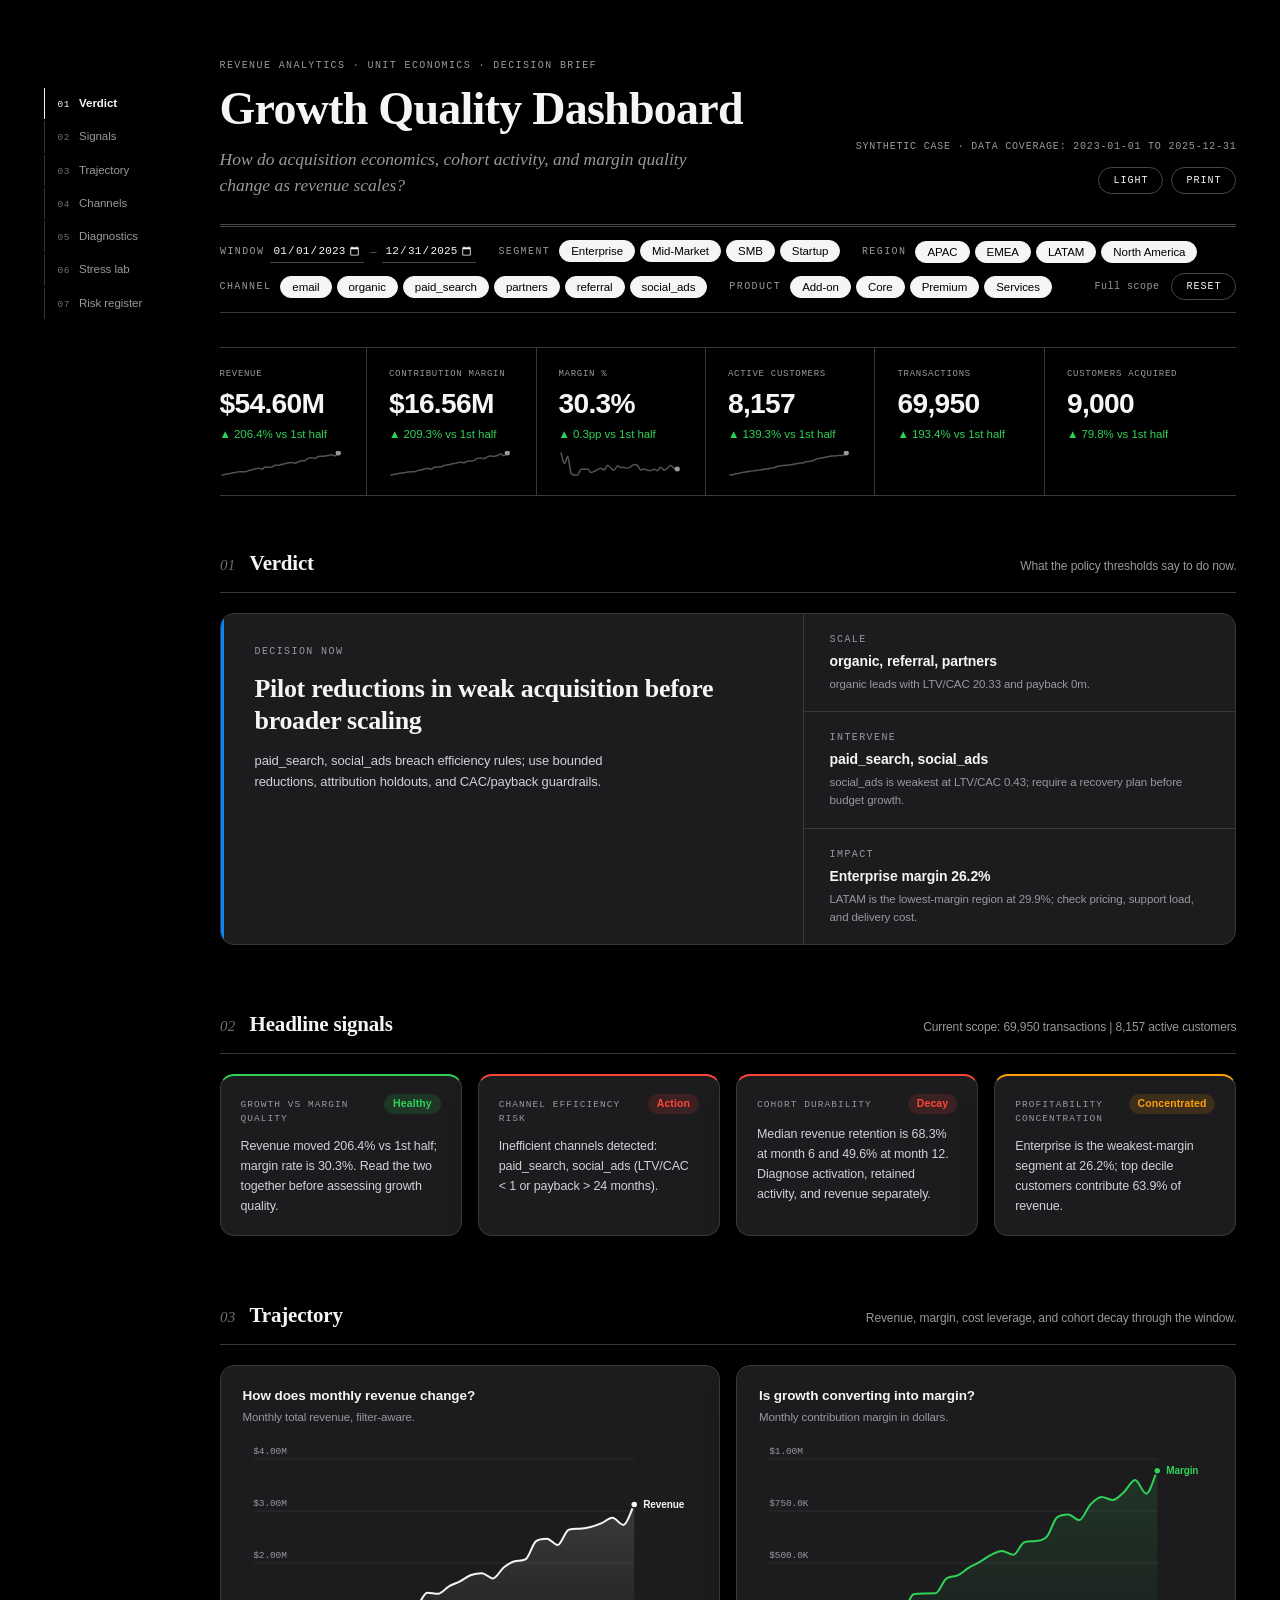
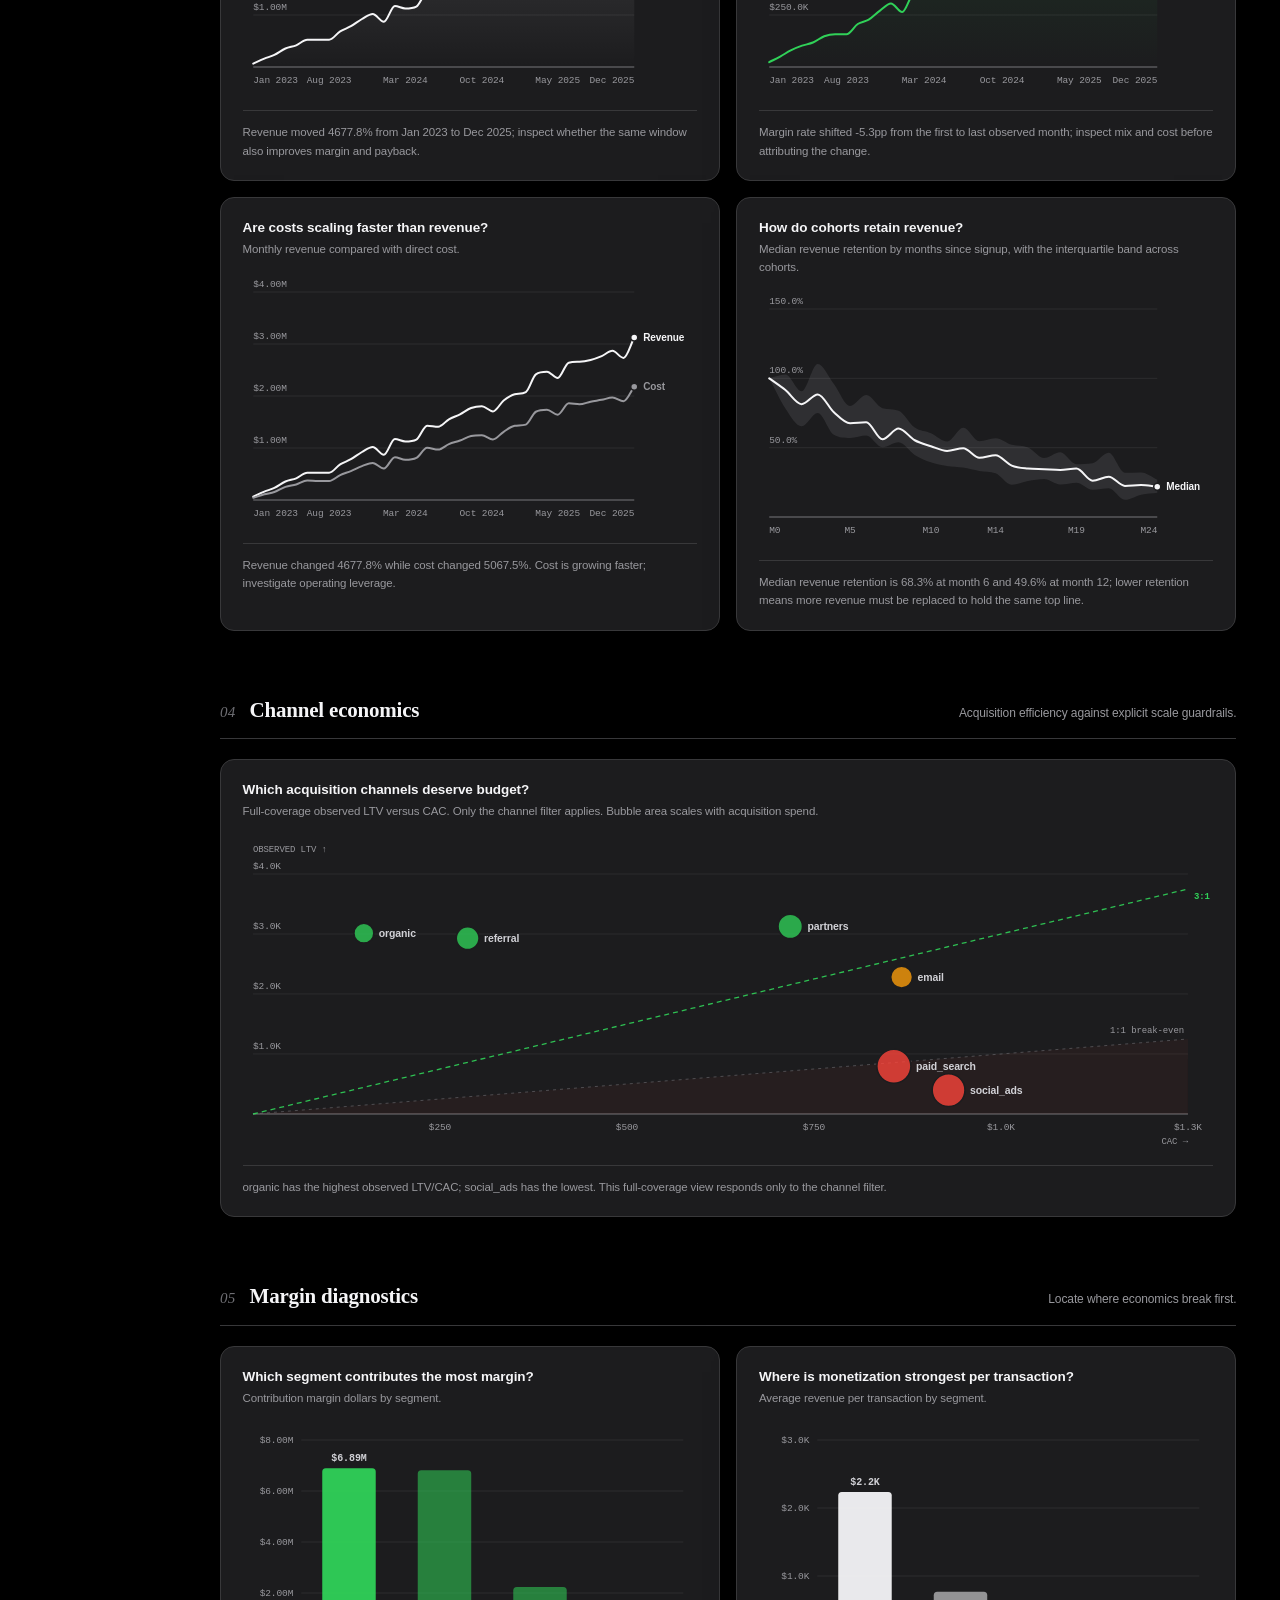
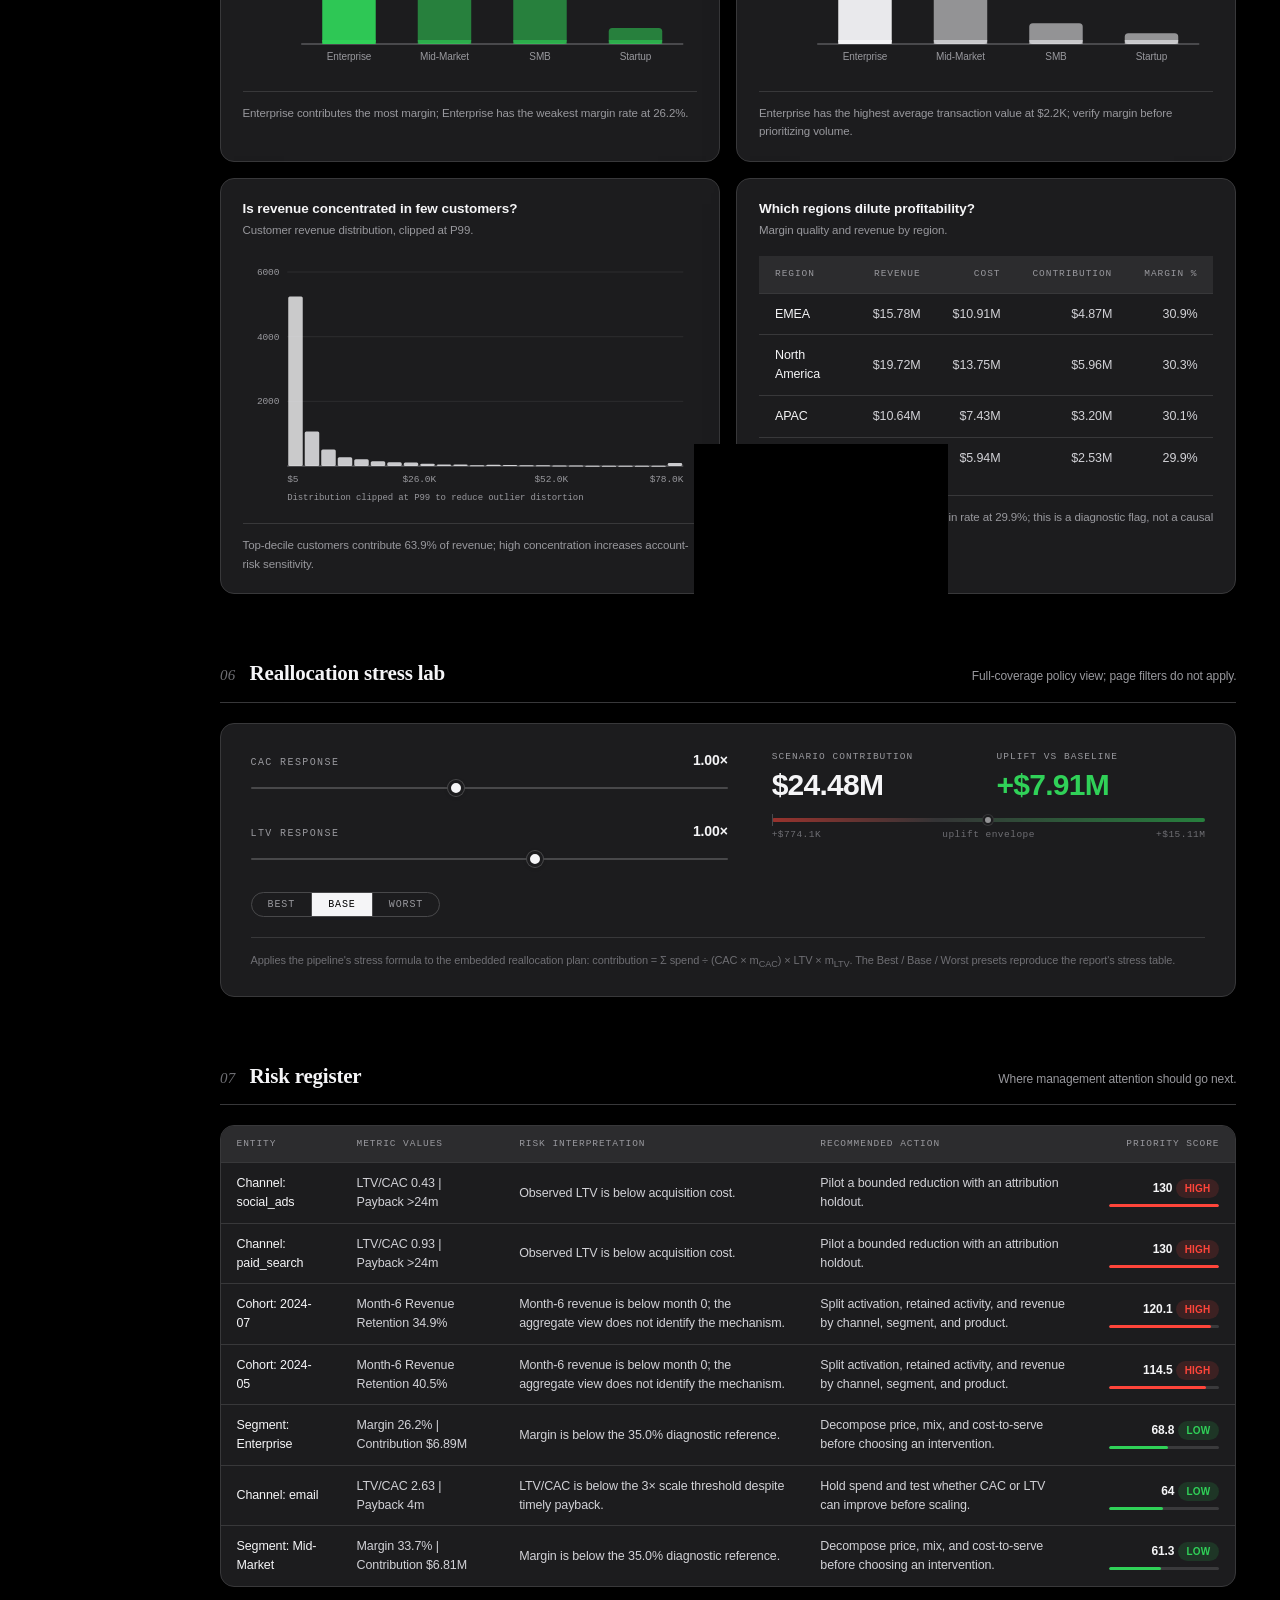
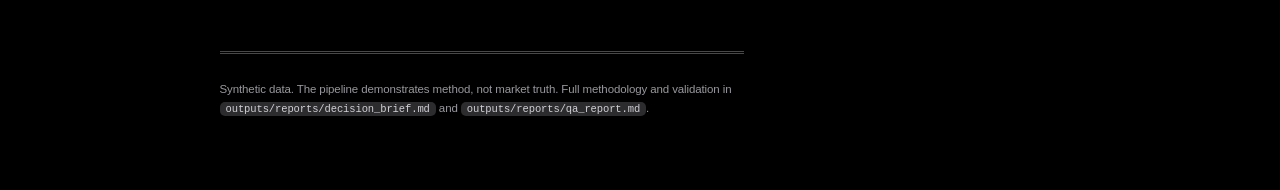
<file: index.html>
<!doctype html>
<html lang="en">
  <head>
    <meta charset="utf-8" />
    <meta name="viewport" content="width=device-width, initial-scale=1" />
    <meta name="referrer" content="no-referrer" />
    <meta http-equiv="Content-Security-Policy" content="default-src 'none'; script-src 'unsafe-inline'; style-src 'unsafe-inline'; img-src 'self'; base-uri 'none'; form-action 'none'" />
    <meta name="description" content="Production-oriented revenue analytics case study with incremental dbt models, randomized lift, price elasticity, unit economics, governed APIs, and bounded decision scenarios." />
    <link rel="canonical" href="https://mfidalgomartins.github.io/revenue-unit-economics-system/" />
    <meta property="og:type" content="website" />
    <meta property="og:title" content="Growth Quality Dashboard" />
    <meta property="og:description" content="A production-oriented synthetic case study of causal measurement, price elasticity, unit economics, governed data products, and bounded growth decisions." />
    <meta property="og:url" content="https://mfidalgomartins.github.io/revenue-unit-economics-system/" />
    <meta property="og:image" content="https://mfidalgomartins.github.io/revenue-unit-economics-system/outputs/charts/08_channel_economics.png" />
    <meta property="og:image:alt" content="Channel LTV versus CAC with acquisition-spend bubble sizes and efficiency thresholds" />
    <meta name="twitter:card" content="summary_large_image" />
    <meta name="twitter:title" content="Growth Quality Dashboard" />
    <meta name="twitter:description" content="A production-oriented revenue analytics case study with causal measurement, dbt, and governed APIs." />
    <meta name="twitter:image" content="https://mfidalgomartins.github.io/revenue-unit-economics-system/outputs/charts/08_channel_economics.png" />
    <meta name="twitter:image:alt" content="Channel LTV versus CAC with acquisition-spend bubble sizes and efficiency thresholds" />
    <meta http-equiv="refresh" content="0; url=outputs/dashboard/growth-quality-dashboard.html" />
    <title>Growth Quality Dashboard</title>
    <script>
      window.location.replace(
        new URL("outputs/dashboard/growth-quality-dashboard.html", window.location.href).href
      );
    </script>
    <style>
      /* Matches the dashboard's dark default so the redirect does not flash a
         light page before the dark dashboard paints. Tokens mirror DARK in
         src/design/tokens.py. */
      :root { color-scheme: dark; }
      body { font-family: -apple-system, BlinkMacSystemFont, "SF Pro Text", "Helvetica Neue", "Segoe UI", sans-serif; background: #000000; color: #f5f5f7; margin: 40px; }
      a { color: #0a84ff; }
    </style>
  </head>
  <body>
    <p>Loading the dashboard. If it does not load,
      <a href="outputs/dashboard/growth-quality-dashboard.html">open it here</a>.
    </p>
  </body>
</html>
</file>
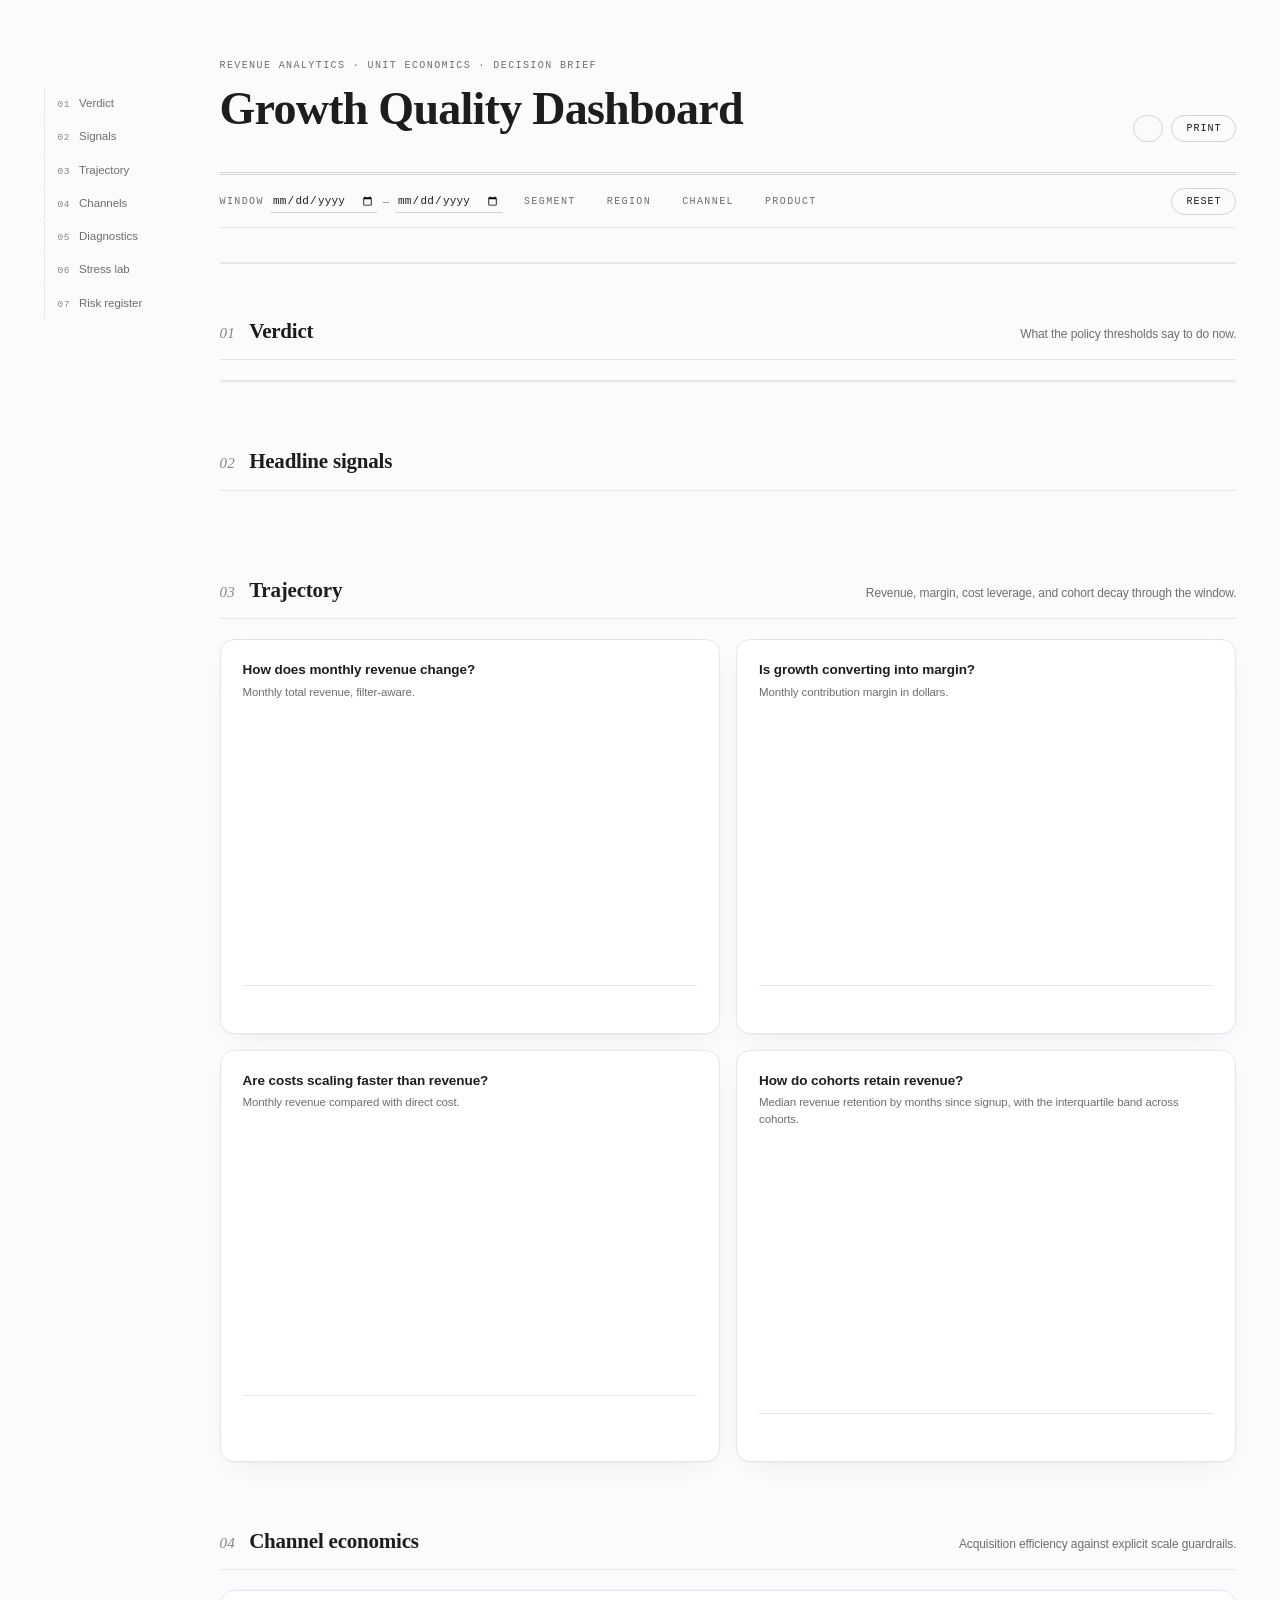
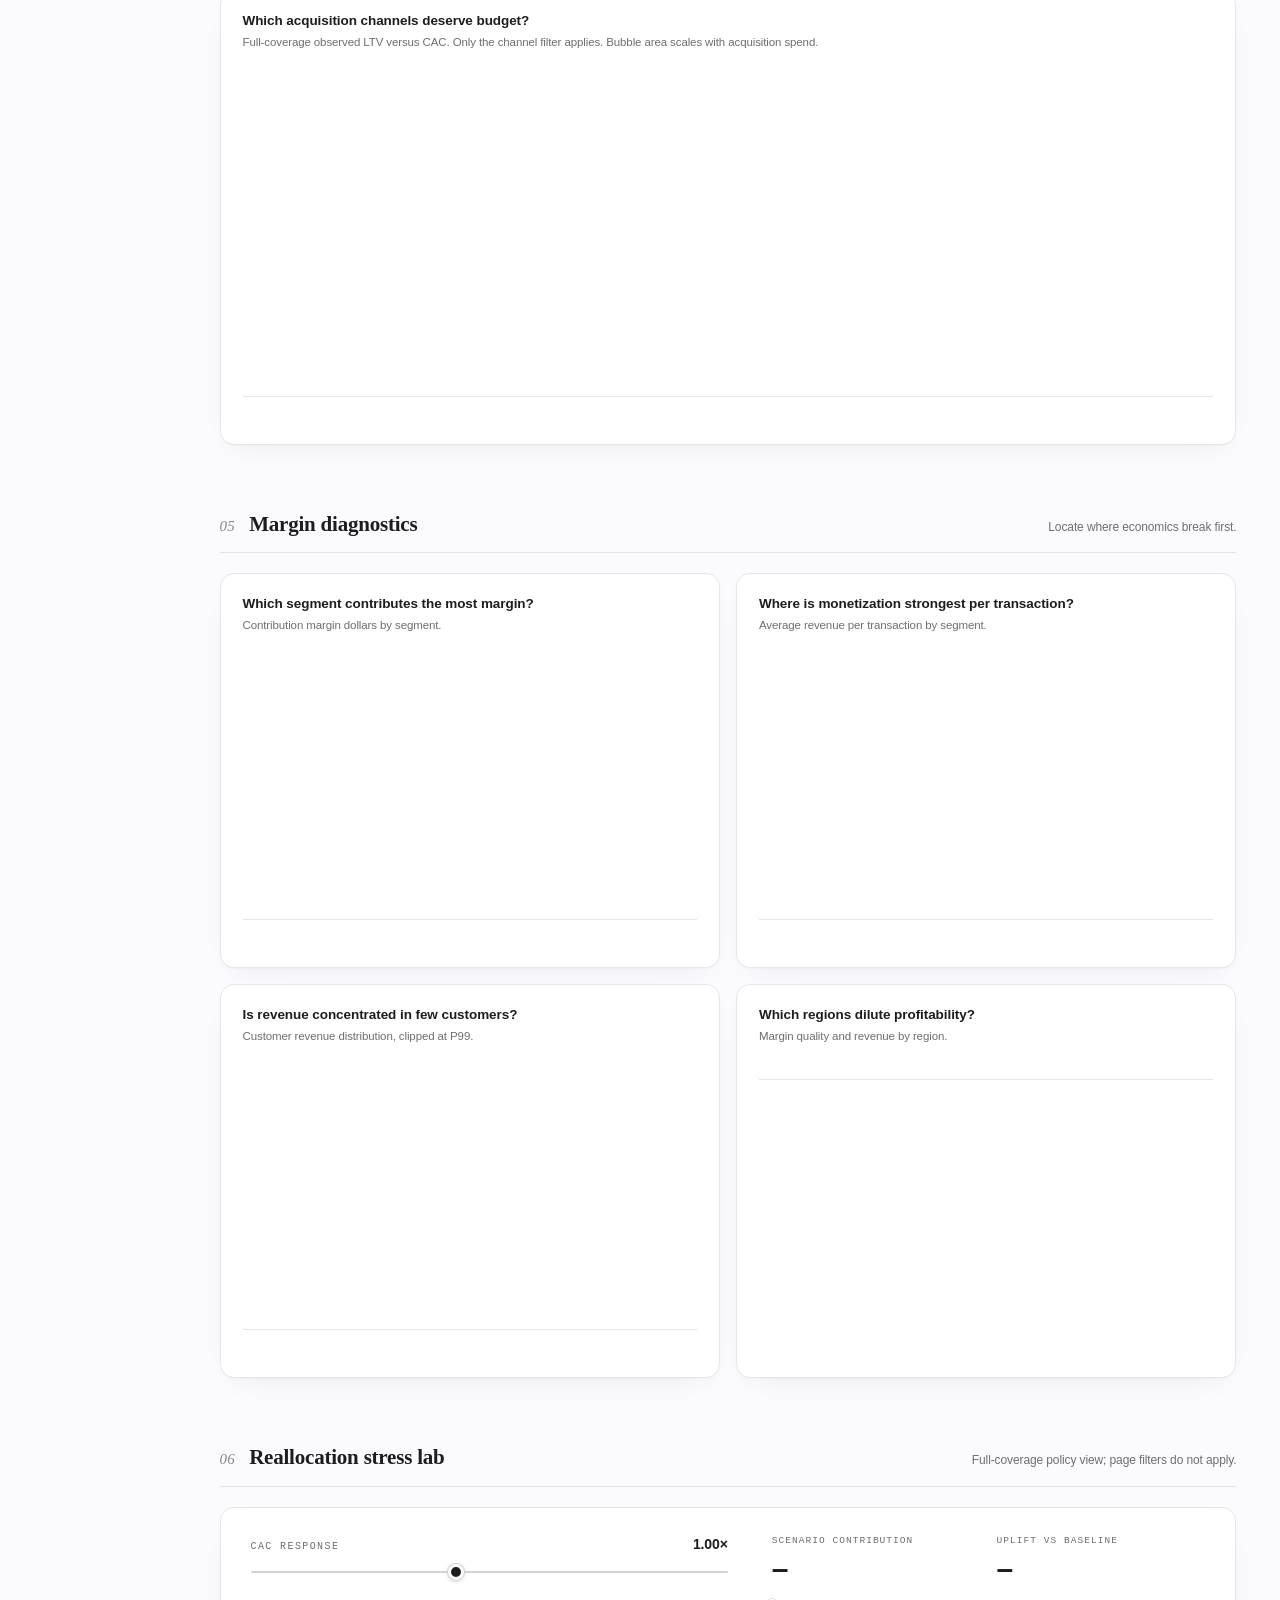
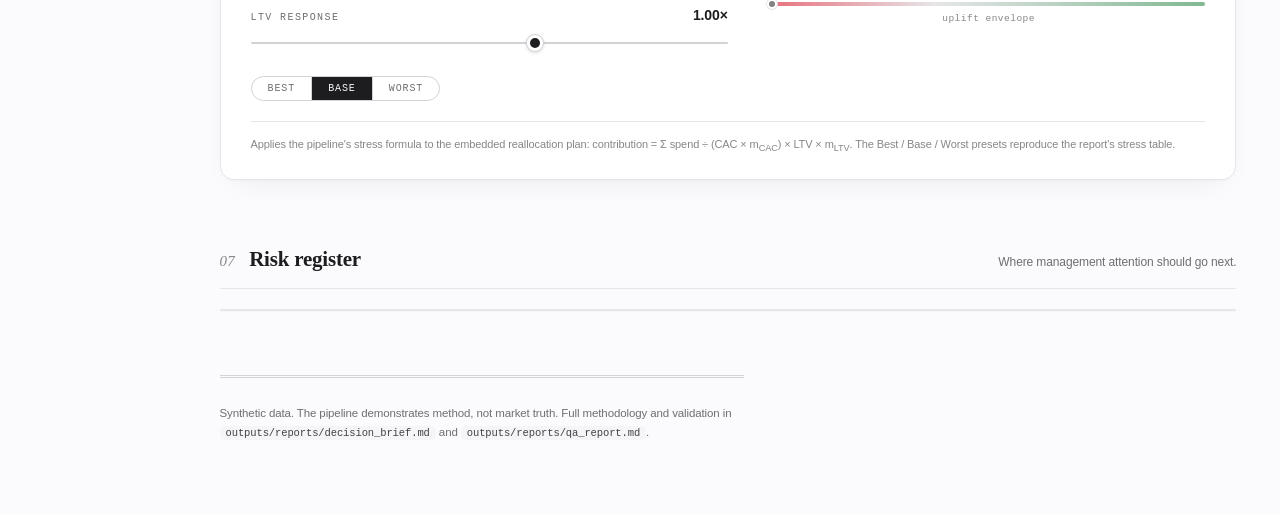
<file: src/dashboard_builder/assets/dashboard.html>
<!DOCTYPE html>
<html lang="en">
<head>
  <meta charset="UTF-8" />
  <meta http-equiv="Content-Security-Policy" content="default-src 'none'; img-src data:; style-src 'unsafe-inline'; script-src 'unsafe-inline'; font-src data:; connect-src __CONNECT_SRC__; base-uri 'none'; form-action 'none'" />
  <meta name="viewport" content="width=device-width, initial-scale=1.0" />
  <meta name="description" content="Is growth sustainable, or just expensive? An interactive diagnostic of channel unit economics, cohort retention, contribution margin, and a bounded spend-reallocation scenario." />
  <link rel="icon" href="data:image/svg+xml,%3Csvg%20xmlns='http://www.w3.org/2000/svg'%20viewBox='0%200%2032%2032'%3E%3Crect%20width='32'%20height='32'%20rx='7'%20fill='%231d1d1f'/%3E%3Cpath%20d='M6%2022%20L13%2015%20L18%2019%20L26%209'%20fill='none'%20stroke='%2330d158'%20stroke-width='2.6'%20stroke-linecap='round'%20stroke-linejoin='round'/%3E%3Ccircle%20cx='26'%20cy='9'%20r='2.4'%20fill='%2330d158'/%3E%3C/svg%3E" />
  <meta property="og:type" content="website" />
  <meta property="og:title" content="Growth Quality Dashboard" />
  <meta property="og:description" content="Is growth sustainable, or just expensive? Channel LTV/CAC, cohort retention, contribution margin, and a bounded reallocation scenario." />
  <meta property="og:url" content="https://mfidalgomartins.github.io/revenue-unit-economics-system/" />
  <meta property="og:image" content="https://mfidalgomartins.github.io/revenue-unit-economics-system/outputs/charts/08_channel_economics.png" />
  <meta name="twitter:card" content="summary_large_image" />
  <meta name="twitter:title" content="Growth Quality Dashboard" />
  <meta name="twitter:description" content="Is growth sustainable, or just expensive? Channel unit economics, retention, margin, and a bounded reallocation scenario." />
  <meta name="twitter:image" content="https://mfidalgomartins.github.io/revenue-unit-economics-system/outputs/charts/08_channel_economics.png" />
  <title>Growth Quality Dashboard</title>
  <style>
    /* ================================================================
       GROWTH QUALITY DASHBOARD — decision-brief editorial voice over an
       instrument-grade numeric surface. Serif display for judgment,
       tabular sans for measurement, mono for apparatus.
       Palette custom properties mirror src/design/tokens.py and are
       pinned by tests/test_design_tokens.py.
       ================================================================ */
    :root {
      color-scheme: light;
      --bg: #fbfbfd;
      --surface: #ffffff;
      --surface-2: #f5f5f7;
      --surface-3: #ececef;
      --hairline: #e6e6ea;
      --hairline-strong: #d2d2d7;
      --ink: #1d1d1f;
      --ink-2: #424245;
      --muted: #6e6e73;
      --subtle: #86868b;
      --accent: #0071e3;
      --positive: #1a7f37;
      --negative: #d70015;
      --warning: #b25000;

      /* Chart palette — read by JS via getComputedStyle. */
      --rev: #1d1d1f;
      --cost: #86868b;
      --margin: #1a7f37;
      --bar: #1d1d1f;
      --good: #1a7f37;
      --bad: #d70015;
      --warn: #b25000;
      --chart-grid: #eeeef0;
      --chart-axis: #b0b0b5;
      --chart-text: #424245;
      --chart-muted: #6e6e73;
      --tooltip-bg: #1d1d1f;
      --tooltip-ink: #f5f5f7;

      /* Derived washes (non-token). */
      --scrim: rgba(251, 251, 253, 0.86);
      --tint-positive: rgba(26, 127, 55, 0.09);
      --tint-negative: rgba(215, 0, 21, 0.08);
      --tint-warning: rgba(178, 80, 0, 0.10);
      --tint-ink: rgba(29, 29, 31, 0.05);
      --focus-ring: 0 0 0 4px rgba(0, 113, 227, 0.28);

      --font-serif: ui-serif, "New York", "Iowan Old Style", Palatino, Georgia, "Times New Roman", serif;
      --font-sans: -apple-system, BlinkMacSystemFont, "SF Pro Text", "SF Pro Display",
        "Helvetica Neue", "Segoe UI", Roboto, Arial, sans-serif;
      --font-mono: ui-monospace, "SF Mono", Menlo, "Cascadia Mono", Consolas, monospace;

      --radius-card: 14px;
      --radius-control: 9px;
      --shadow: 0 1px 2px rgba(0, 0, 0, 0.03), 0 10px 30px -14px rgba(0, 0, 0, 0.09);
      --shadow-hover: 0 2px 5px rgba(0, 0, 0, 0.05), 0 18px 42px -16px rgba(0, 0, 0, 0.15);
      --ease: cubic-bezier(0.4, 0, 0.22, 1);
    }

    body[data-theme="dark"] {
      color-scheme: dark;
      --bg: #000000;
      --surface: #1c1c1e;
      --surface-2: #2c2c2e;
      --surface-3: #3a3a3c;
      --hairline: #38383a;
      --hairline-strong: #48484a;
      --ink: #f5f5f7;
      --ink-2: #d1d1d6;
      --muted: #98989d;
      --subtle: #6e6e73;
      --accent: #0a84ff;
      --positive: #30d158;
      --negative: #ff453a;
      --warning: #ff9f0a;

      --rev: #f5f5f7;
      --cost: #98989d;
      --margin: #30d158;
      --bar: #f5f5f7;
      --good: #30d158;
      --bad: #ff453a;
      --warn: #ff9f0a;
      --chart-grid: #2c2c2e;
      --chart-axis: #6e6e73;
      --chart-text: #d1d1d6;
      --chart-muted: #98989d;
      --tooltip-bg: #f5f5f7;
      --tooltip-ink: #1d1d1f;

      --scrim: rgba(0, 0, 0, 0.78);
      --tint-positive: rgba(48, 209, 88, 0.14);
      --tint-negative: rgba(255, 69, 58, 0.14);
      --tint-warning: rgba(255, 159, 10, 0.14);
      --tint-ink: rgba(245, 245, 247, 0.07);
      --focus-ring: 0 0 0 4px rgba(10, 132, 255, 0.34);

      --shadow: 0 1px 2px rgba(0, 0, 0, 0.45), 0 12px 32px -14px rgba(0, 0, 0, 0.65);
      --shadow-hover: 0 2px 6px rgba(0, 0, 0, 0.5), 0 20px 44px -16px rgba(0, 0, 0, 0.75);
    }

    * { box-sizing: border-box; }

    html { scroll-behavior: smooth; }

    body {
      margin: 0;
      font-family: var(--font-sans);
      -webkit-font-smoothing: antialiased;
      -moz-osx-font-smoothing: grayscale;
      text-rendering: optimizeLegibility;
      background: var(--bg);
      color: var(--ink);
      font-size: 14px;
      line-height: 1.5;
      letter-spacing: -0.008em;
      transition: background 220ms var(--ease), color 220ms var(--ease);
    }

    .skip-link { position: absolute; left: -9999px; }
    .skip-link:focus {
      left: 16px; top: 16px;
      background: var(--ink); color: var(--bg);
      padding: 8px 12px; border-radius: 6px;
      z-index: 10000; font-size: 12px;
    }

    /* Micro-labels: the apparatus voice. */
    .eyebrow {
      font-family: var(--font-mono);
      font-size: 10px;
      font-weight: 500;
      text-transform: uppercase;
      letter-spacing: 0.14em;
      color: var(--muted);
    }

    /* LAYOUT ------------------------------------------------------- */
    .frame {
      width: min(1440px, 100%);
      margin: 0 auto;
      padding: 0 clamp(18px, 3.4vw, 48px) 72px;
    }
    .page {
      display: grid;
      grid-template-columns: 1fr;
      gap: 0;
    }
    @media (min-width: 1240px) {
      .page {
        grid-template-columns: 132px minmax(0, 1fr);
        gap: 44px;
      }
    }

    /* RAIL — a document's margin contents ------------------------- */
    .rail { display: none; }
    @media (min-width: 1240px) {
      .rail {
        display: block;
        padding-top: 10px;
      }
      .rail-inner {
        position: sticky;
        top: 88px;
        display: grid;
        gap: 2px;
      }
      .rail a {
        display: flex;
        align-items: baseline;
        gap: 9px;
        padding: 7px 10px 7px 0;
        text-decoration: none;
        border-left: 1px solid var(--hairline);
        padding-left: 13px;
        transition: border-color 180ms var(--ease), color 180ms var(--ease);
      }
      .rail .no {
        font-family: var(--font-mono);
        font-size: 9.5px;
        color: var(--subtle);
        letter-spacing: 0.06em;
      }
      .rail .lbl {
        font-size: 11.5px;
        font-weight: 500;
        color: var(--muted);
        letter-spacing: -0.005em;
      }
      .rail a:hover .lbl { color: var(--ink); }
      .rail a.active { border-left-color: var(--ink); }
      .rail a.active .lbl { color: var(--ink); font-weight: 600; }
      .rail a.active .no { color: var(--ink); }
      .rail a:focus-visible { outline: none; box-shadow: var(--focus-ring); border-radius: 4px; }
    }

    /* MASTHEAD ------------------------------------------------------ */
    .masthead {
      padding: clamp(30px, 4.6vw, 58px) 0 26px;
      display: flex;
      justify-content: space-between;
      align-items: flex-end;
      gap: 28px;
      border-bottom: 3px double var(--hairline-strong);
      margin-bottom: 0;
    }
    .masthead-title { display: grid; gap: 12px; max-width: 780px; }
    .masthead h1 {
      margin: 0;
      font-family: var(--font-serif);
      font-size: clamp(30px, 4.2vw, 46px);
      font-weight: 600;
      letter-spacing: -0.016em;
      line-height: 1.06;
      color: var(--ink);
    }
    .masthead .lede {
      margin: 0;
      font-family: var(--font-serif);
      font-style: italic;
      font-size: clamp(15px, 1.6vw, 17.5px);
      line-height: 1.5;
      color: var(--muted);
      letter-spacing: 0;
      max-width: 58ch;
    }
    .masthead-tools {
      display: flex;
      flex-direction: column;
      align-items: flex-end;
      gap: 12px;
      flex-shrink: 0;
      padding-bottom: 4px;
    }
    .tool-meta {
      font-family: var(--font-mono);
      font-size: 10px;
      letter-spacing: 0.08em;
      text-transform: uppercase;
      color: var(--muted);
      line-height: 1.6;
      max-width: 100%;
    }
    .tool-row { display: flex; gap: 8px; }
    .tool-btn {
      font-family: var(--font-mono);
      font-size: 10px;
      font-weight: 500;
      text-transform: uppercase;
      letter-spacing: 0.1em;
      background: none;
      border: 1px solid var(--hairline-strong);
      border-radius: 980px;
      color: var(--ink);
      padding: 7px 14px;
      cursor: pointer;
      transition: background 160ms var(--ease), border-color 160ms var(--ease), transform 160ms var(--ease);
    }
    .tool-btn:hover { background: var(--surface-2); border-color: var(--ink-2); }
    .tool-btn:active { transform: scale(0.97); }
    .tool-btn:focus-visible, input[type="date"]:focus-visible {
      outline: none;
      box-shadow: var(--focus-ring);
    }

    /* SCOPE BAR ----------------------------------------------------- */
    .scope {
      position: sticky;
      top: 0;
      z-index: 60;
      background: var(--scrim);
      -webkit-backdrop-filter: blur(16px) saturate(1.4);
      backdrop-filter: blur(16px) saturate(1.4);
      border-bottom: 1px solid var(--hairline);
      padding: 13px 0 12px;
      margin-bottom: 34px;
      display: flex;
      flex-wrap: wrap;
      align-items: center;
      gap: 10px 22px;
    }
    .scope-group { display: flex; align-items: center; gap: 9px; min-width: 0; }
    .scope-group > .eyebrow { flex-shrink: 0; }
    .chip-row { display: flex; flex-wrap: wrap; gap: 5px; }
    .chip {
      font-family: var(--font-sans);
      font-size: 11.5px;
      font-weight: 500;
      letter-spacing: -0.005em;
      padding: 4px 11px;
      border-radius: 980px;
      border: 1px solid var(--hairline-strong);
      background: none;
      color: var(--muted);
      cursor: pointer;
      transition: background 150ms var(--ease), color 150ms var(--ease), border-color 150ms var(--ease);
    }
    .chip:hover { border-color: var(--ink-2); color: var(--ink); }
    .chip.is-on {
      background: var(--ink);
      border-color: var(--ink);
      color: var(--bg);
    }
    .chip:focus-visible { outline: none; box-shadow: var(--focus-ring); }
    .dates { display: flex; align-items: center; gap: 6px; }
    .dates .sep { color: var(--subtle); font-size: 11px; }
    input[type="date"] {
      font-family: var(--font-mono);
      font-size: 11px;
      letter-spacing: 0.02em;
      background: none;
      border: none;
      border-bottom: 1px solid var(--hairline-strong);
      border-radius: 0;
      padding: 4px 2px 3px;
      color: var(--ink);
      transition: border-color 150ms var(--ease);
    }
    input[type="date"]:hover { border-bottom-color: var(--ink-2); }
    .scope-actions {
      margin-left: auto;
      display: flex;
      align-items: center;
      gap: 12px;
    }
    #filters-summary {
      font-family: var(--font-mono);
      font-size: 10px;
      letter-spacing: 0.05em;
      color: var(--muted);
    }

    /* Entry rhythm -------------------------------------------------- */
    @keyframes rise {
      from { opacity: 0; transform: translateY(10px); }
      to { opacity: 1; transform: none; }
    }
    .reveal { animation: rise 560ms var(--ease) both; }
    .reveal:nth-of-type(2) { animation-delay: 60ms; }
    .reveal:nth-of-type(3) { animation-delay: 120ms; }
    .reveal:nth-of-type(4) { animation-delay: 180ms; }

    /* KPI TICKER ----------------------------------------------------- */
    .kpi-band {
      display: grid;
      grid-template-columns: repeat(6, 1fr);
      border-block: 1px solid var(--hairline);
      margin-bottom: 52px;
    }
    .kpi-card {
      padding: 20px 22px 18px 0;
      margin-right: 22px;
      border-right: 1px solid var(--hairline);
      display: flex;
      flex-direction: column;
      gap: 8px;
      min-width: 0;
    }
    .kpi-card:last-child { border-right: none; margin-right: 0; }
    .kpi-label {
      font-family: var(--font-mono);
      font-size: 9px;
      font-weight: 500;
      text-transform: uppercase;
      letter-spacing: 0.08em;
      color: var(--muted);
      white-space: nowrap;
      overflow: hidden;
      text-overflow: ellipsis;
    }
    .kpi-value {
      font-size: clamp(24px, 2.2vw, 31px);
      font-weight: 600;
      letter-spacing: -0.025em;
      line-height: 1;
      color: var(--ink);
      font-variant-numeric: tabular-nums;
    }
    .kpi-delta {
      font-size: 11.5px;
      font-weight: 500;
      color: var(--muted);
      font-variant-numeric: tabular-nums;
      letter-spacing: -0.005em;
    }
    .kpi-delta.positive { color: var(--positive); }
    .kpi-delta.negative { color: var(--negative); }
    .kpi-spark { margin-top: auto; height: 26px; }
    .kpi-spark svg { display: block; width: 100%; height: 26px; }

    /* SECTIONS ------------------------------------------------------- */
    .section { margin-bottom: 64px; scroll-margin-top: 84px; }
    .section-head {
      display: flex;
      align-items: baseline;
      gap: 14px;
      margin-bottom: 20px;
      padding-bottom: 12px;
      border-bottom: 1px solid var(--hairline);
    }
    .sec-no {
      font-family: var(--font-serif);
      font-size: 15px;
      font-style: italic;
      color: var(--subtle);
      letter-spacing: 0.02em;
    }
    .section-head h2 {
      margin: 0;
      font-family: var(--font-serif);
      font-size: 21px;
      font-weight: 600;
      letter-spacing: -0.01em;
      color: var(--ink);
    }
    .section-head .sub {
      margin-left: auto;
      font-size: 12px;
      color: var(--muted);
      text-align: right;
    }
    @media (max-width: 640px) {
      .section-head { flex-wrap: wrap; }
      .section-head .sub { margin-left: 0; text-align: left; flex-basis: 100%; }
    }

    /* VERDICT --------------------------------------------------------- */
    .verdict {
      display: grid;
      grid-template-columns: 1.35fr 1fr;
      gap: 0;
      border: 1px solid var(--hairline);
      border-radius: var(--radius-card);
      background: var(--surface);
      box-shadow: var(--shadow);
      overflow: hidden;
    }
    .verdict .lead {
      padding: 30px 34px 32px;
      border-right: 1px solid var(--hairline);
      display: flex;
      flex-direction: column;
      gap: 14px;
      position: relative;
    }
    .verdict .lead::before {
      content: "";
      position: absolute;
      left: 0; top: 0; bottom: 0;
      width: 3px;
      background: var(--accent);
    }
    .verdict .statement {
      margin: 0;
      font-family: var(--font-serif);
      font-size: clamp(20px, 2.2vw, 26px);
      font-weight: 600;
      line-height: 1.24;
      letter-spacing: -0.012em;
      color: var(--ink);
    }
    .verdict .rationale {
      margin: 0;
      font-size: 13px;
      line-height: 1.6;
      color: var(--ink-2);
      max-width: 52ch;
    }
    .verdict .facets { display: grid; }
    .verdict .facet {
      padding: 18px 26px;
      display: grid;
      gap: 5px;
      border-bottom: 1px solid var(--hairline);
    }
    .verdict .facet:last-child { border-bottom: none; }
    .verdict .facet .value {
      font-size: 14px;
      font-weight: 600;
      color: var(--ink);
      line-height: 1.35;
    }
    .verdict .facet .copy {
      font-size: 11.5px;
      line-height: 1.55;
      color: var(--muted);
    }

    /* SIGNALS --------------------------------------------------------- */
    .summary-grid {
      display: grid;
      grid-template-columns: repeat(4, 1fr);
      gap: 16px;
    }
    .summary-card {
      border: 1px solid var(--hairline);
      border-radius: var(--radius-card);
      background: var(--surface);
      box-shadow: var(--shadow);
      padding: 18px 20px 19px;
      display: flex;
      flex-direction: column;
      gap: 10px;
      border-top: 2px solid var(--hairline-strong);
    }
    .summary-card[data-tone="good"] { border-top-color: var(--positive); }
    .summary-card[data-tone="bad"]  { border-top-color: var(--negative); }
    .summary-card[data-tone="warn"] { border-top-color: var(--warning); }
    .summary-head {
      display: flex;
      justify-content: space-between;
      align-items: baseline;
      gap: 10px;
    }
    .summary-title {
      font-family: var(--font-mono);
      font-size: 9.5px;
      font-weight: 500;
      text-transform: uppercase;
      letter-spacing: 0.11em;
      color: var(--muted);
    }
    .summary-badge {
      font-size: 10.5px;
      font-weight: 600;
      padding: 2px 9px;
      border-radius: 980px;
      letter-spacing: 0.01em;
      white-space: nowrap;
    }
    .summary-badge.good { color: var(--positive); background: var(--tint-positive); }
    .summary-badge.warn { color: var(--warning); background: var(--tint-warning); }
    .summary-badge.bad  { color: var(--negative); background: var(--tint-negative); }
    .summary-text {
      font-size: 12.5px;
      color: var(--ink-2);
      line-height: 1.6;
      font-variant-numeric: tabular-nums;
    }

    /* CHART CARDS ------------------------------------------------------ */
    .chart-grid {
      display: grid;
      grid-template-columns: repeat(2, 1fr);
      gap: 16px;
    }
    .chart-card {
      border: 1px solid var(--hairline);
      border-radius: var(--radius-card);
      background: var(--surface);
      box-shadow: var(--shadow);
      padding: 20px 22px 20px;
      display: flex;
      flex-direction: column;
      gap: 3px;
      min-width: 0;
      transition: box-shadow 220ms var(--ease);
    }
    .chart-card:hover { box-shadow: var(--shadow-hover); }
    .chart-title {
      margin: 0;
      font-size: 13.5px;
      font-weight: 600;
      color: var(--ink);
      letter-spacing: -0.005em;
    }
    .chart-subtitle {
      margin: 0 0 14px;
      font-size: 11.5px;
      color: var(--muted);
    }
    .chart-surface { width: 100%; height: 250px; position: relative; }
    .chart-surface svg { width: 100%; height: 100%; display: block; }
    .chart-insight {
      margin-top: 14px;
      padding-top: 12px;
      border-top: 1px solid var(--hairline);
      font-size: 11.5px;
      color: var(--muted);
      line-height: 1.6;
      min-height: 28px;
      font-variant-numeric: tabular-nums;
    }
    .chart-card.span-2 { grid-column: span 2; }
    .chart-card.span-2 .chart-surface { height: 310px; }
    .chart-empty {
      width: 100%;
      height: 100%;
      display: grid;
      place-items: center;
      color: var(--muted);
      font-size: 12px;
      border: 1px dashed var(--hairline-strong);
      border-radius: var(--radius-control);
    }

    /* STRESS LAB -------------------------------------------------------- */
    .whatif-card {
      border: 1px solid var(--hairline);
      border-radius: var(--radius-card);
      background: var(--surface);
      box-shadow: var(--shadow);
      padding: 26px 30px 24px;
      display: grid;
      grid-template-columns: minmax(0, 1.1fr) minmax(0, 1fr);
      gap: 18px 44px;
      align-items: start;
    }
    .whatif-controls { display: grid; gap: 18px; min-width: 0; }
    .whatif-control label {
      display: flex; justify-content: space-between; align-items: baseline;
      margin-bottom: 8px;
    }
    .whatif-mult {
      font-size: 14px;
      font-weight: 600;
      color: var(--ink);
      font-variant-numeric: tabular-nums;
      letter-spacing: -0.01em;
    }
    input[type="range"] {
      -webkit-appearance: none;
      appearance: none;
      width: 100%;
      height: 18px;
      background: none;
      cursor: pointer;
      margin: 0;
    }
    input[type="range"]::-webkit-slider-runnable-track {
      height: 2px;
      background: var(--hairline-strong);
      border-radius: 2px;
    }
    input[type="range"]::-webkit-slider-thumb {
      -webkit-appearance: none;
      width: 16px; height: 16px;
      border-radius: 50%;
      background: var(--ink);
      border: 3px solid var(--surface);
      box-shadow: 0 0 0 1px var(--hairline-strong), 0 1px 4px rgba(0,0,0,0.2);
      margin-top: -7px;
    }
    input[type="range"]::-moz-range-track {
      height: 2px;
      background: var(--hairline-strong);
      border-radius: 2px;
    }
    input[type="range"]::-moz-range-thumb {
      width: 10px; height: 10px;
      border-radius: 50%;
      background: var(--ink);
      border: 3px solid var(--surface);
      box-shadow: 0 0 0 1px var(--hairline-strong), 0 1px 4px rgba(0,0,0,0.2);
    }
    input[type="range"]:focus-visible { outline: none; }
    input[type="range"]:focus-visible::-webkit-slider-thumb { box-shadow: var(--focus-ring); }
    input[type="range"]:focus-visible::-moz-range-thumb { box-shadow: var(--focus-ring); }
    .whatif-presets {
      display: inline-flex;
      border: 1px solid var(--hairline-strong);
      border-radius: 980px;
      overflow: hidden;
      width: fit-content;
    }
    .whatif-preset {
      font-family: var(--font-mono);
      font-size: 10px;
      font-weight: 500;
      text-transform: uppercase;
      letter-spacing: 0.09em;
      padding: 6px 16px;
      border: none;
      background: none;
      color: var(--muted);
      cursor: pointer;
      transition: background 150ms var(--ease), color 150ms var(--ease);
    }
    .whatif-preset + .whatif-preset { border-left: 1px solid var(--hairline-strong); }
    .whatif-preset:hover { color: var(--ink); background: var(--surface-2); }
    .whatif-preset.active { background: var(--ink); color: var(--bg); }
    .whatif-preset:focus-visible { outline: none; box-shadow: var(--focus-ring); }
    .whatif-readout { display: grid; gap: 18px; }
    .whatif-stats { display: grid; grid-template-columns: 1fr 1fr; gap: 16px; }
    .whatif-stat .l {
      font-family: var(--font-mono);
      font-size: 9.5px;
      font-weight: 500;
      text-transform: uppercase;
      letter-spacing: 0.11em;
      color: var(--muted);
      margin-bottom: 6px;
    }
    .whatif-stat .v {
      font-size: 30px;
      font-weight: 600;
      letter-spacing: -0.025em;
      line-height: 1;
      color: var(--ink);
      font-variant-numeric: tabular-nums;
    }
    .whatif-stat .v.positive { color: var(--positive); }
    .whatif-stat .v.negative { color: var(--negative); }
    .envelope { display: grid; gap: 6px; }
    .env-track {
      position: relative;
      height: 4px;
      border-radius: 4px;
      background: linear-gradient(90deg, var(--negative), var(--hairline-strong) 38%, var(--positive));
      opacity: 0.55;
    }
    .env-zero {
      position: absolute;
      top: -4px;
      width: 1px;
      height: 12px;
      background: var(--chart-axis);
    }
    .env-marker {
      position: absolute;
      top: -3px;
      width: 10px; height: 10px;
      border-radius: 50%;
      background: var(--ink);
      border: 2px solid var(--surface);
      box-shadow: 0 0 0 1px var(--hairline-strong);
      transform: translateX(-50%);
      transition: left 140ms var(--ease);
    }
    .env-labels {
      display: flex;
      justify-content: space-between;
      font-family: var(--font-mono);
      font-size: 9.5px;
      letter-spacing: 0.05em;
      color: var(--subtle);
    }
    .whatif-note {
      grid-column: 1 / -1;
      margin: 2px 0 0;
      padding-top: 14px;
      border-top: 1px solid var(--hairline);
      font-size: 11px;
      line-height: 1.6;
      color: var(--subtle);
    }

    /* TABLES ------------------------------------------------------------ */
    .table-wrap {
      border: 1px solid var(--hairline);
      border-radius: var(--radius-card);
      overflow: hidden;
      overflow-x: auto;
      background: var(--surface);
      box-shadow: var(--shadow);
    }
    .chart-card .table-wrap {
      border: none; border-radius: 0; box-shadow: none;
      overflow-x: auto;
    }
    table { border-collapse: collapse; width: 100%; font-size: 12.5px; }
    th, td {
      padding: 11px 16px;
      text-align: left;
      border-bottom: 1px solid var(--hairline);
    }
    th {
      font-family: var(--font-mono);
      background: var(--surface-2);
      color: var(--muted);
      font-size: 9.5px;
      font-weight: 500;
      text-transform: uppercase;
      letter-spacing: 0.1em;
      cursor: pointer;
      user-select: none;
      position: sticky;
      top: 0;
      z-index: 1;
      white-space: nowrap;
    }
    th:hover { color: var(--ink); }
    th.num, td.num { text-align: right; }
    tbody tr:last-child td { border-bottom: none; }
    tbody tr:hover td { background: var(--surface-2); }
    td {
      font-variant-numeric: tabular-nums;
      color: var(--ink-2);
      vertical-align: middle;
    }
    td:first-child { color: var(--ink); font-weight: 500; }
    .table-wrap.expanded { max-height: none; }

    .risk-badge {
      display: inline-block;
      font-size: 10px;
      font-weight: 600;
      padding: 2px 9px;
      border-radius: 980px;
      letter-spacing: 0.02em;
      text-transform: uppercase;
    }
    .risk-badge.high   { color: var(--negative); background: var(--tint-negative); }
    .risk-badge.medium { color: var(--warning);  background: var(--tint-warning); }
    .risk-badge.low    { color: var(--positive); background: var(--tint-positive); }
    .risk-priority { display: grid; gap: 6px; justify-items: end; min-width: 120px; }
    .risk-scorebar {
      position: relative;
      width: 110px; height: 3px;
      border-radius: 3px;
      background: var(--surface-3);
      overflow: hidden;
    }
    .risk-scorebar span {
      position: absolute; inset: 0 auto 0 0;
      border-radius: 3px;
    }
    .risk-scorebar.high span   { background: var(--negative); }
    .risk-scorebar.medium span { background: var(--warning); }
    .risk-scorebar.low span    { background: var(--positive); }
    .risk-score {
      font-weight: 600;
      color: var(--ink);
      font-variant-numeric: tabular-nums;
      font-size: 12px;
    }

    /* FOOTNOTE ------------------------------------------------------------ */
    .footnote {
      font-size: 11.5px;
      color: var(--muted);
      padding-top: 26px;
      border-top: 3px double var(--hairline-strong);
      margin-top: 8px;
      line-height: 1.7;
      max-width: 82ch;
    }
    .footnote code {
      font-family: var(--font-mono);
      font-size: 10.5px;
      background: var(--surface-2);
      padding: 1px 6px;
      border-radius: 5px;
      color: var(--ink-2);
    }

    /* TOOLTIP -------------------------------------------------------------- */
    .tooltip {
      position: fixed;
      pointer-events: none;
      background: var(--tooltip-bg);
      color: var(--tooltip-ink);
      font-size: 11.5px;
      border-radius: 9px;
      padding: 9px 12px;
      z-index: 9999;
      display: none;
      max-width: 320px;
      line-height: 1.55;
      box-shadow: 0 6px 20px rgba(0, 0, 0, 0.22);
      font-variant-numeric: tabular-nums;
    }
    .tooltip .tt-title {
      font-family: var(--font-mono);
      font-size: 9px;
      text-transform: uppercase;
      letter-spacing: 0.1em;
      opacity: 0.65;
      margin-bottom: 3px;
    }
    .tooltip .tt-row { display: flex; align-items: center; gap: 7px; white-space: nowrap; }
    .tooltip .tt-dot {
      width: 7px; height: 7px;
      border-radius: 2px;
      flex-shrink: 0;
      display: inline-block;
    }

    /* RESPONSIVE ------------------------------------------------------------ */
    @media (max-width: 1180px) {
      .kpi-band { grid-template-columns: repeat(3, 1fr); }
      .kpi-card:nth-child(3n) { border-right: none; margin-right: 0; }
      .kpi-card:nth-child(n+4) { border-top: 1px solid var(--hairline); }
      .summary-grid { grid-template-columns: repeat(2, 1fr); }
      .verdict { grid-template-columns: 1fr; }
      .verdict .lead { border-right: none; border-bottom: 1px solid var(--hairline); }
      .verdict .facets { grid-template-columns: repeat(3, 1fr); }
      .verdict .facet { border-bottom: none; border-right: 1px solid var(--hairline); }
      .verdict .facet:last-child { border-right: none; }
    }
    @media (max-width: 860px) {
      .masthead { flex-direction: column; align-items: flex-start; }
      .masthead-tools { flex-direction: row; align-items: center; width: 100%; justify-content: space-between; }
      .scope { position: static; }
      .kpi-band { grid-template-columns: repeat(2, 1fr); }
      .kpi-card:nth-child(3n) { border-right: 1px solid var(--hairline); margin-right: 22px; }
      .kpi-card:nth-child(2n) { border-right: none; margin-right: 0; }
      .kpi-card:nth-child(n+3) { border-top: 1px solid var(--hairline); }
      .summary-grid { grid-template-columns: 1fr; }
      .chart-grid { grid-template-columns: 1fr; }
      .chart-card.span-2 { grid-column: span 1; }
      .chart-card.span-2 .chart-surface { height: 260px; }
      .verdict .facets { grid-template-columns: 1fr; }
      .verdict .facet { border-right: none; border-bottom: 1px solid var(--hairline); }
      .verdict .facet:last-child { border-bottom: none; }
      .whatif-card { grid-template-columns: 1fr; }
      .section { margin-bottom: 48px; }
    }

    /* REDUCED MOTION --------------------------------------------------------- */
    @media (prefers-reduced-motion: reduce) {
      html { scroll-behavior: auto; }
      *, *::before, *::after {
        animation-duration: 0.01ms !important;
        animation-iteration-count: 1 !important;
        transition-duration: 0.01ms !important;
        scroll-behavior: auto !important;
      }
    }

    /* PRINT -------------------------------------------------------------------- */
    @media print {
      body { background: #ffffff; color: #1d1d1f; }
      .scope, .tool-row, .rail, .skip-link { display: none !important; }
      .frame { width: 100%; padding: 12px; }
      .page { grid-template-columns: 1fr; }
      .chart-card, .kpi-band, .summary-card, .table-wrap, .verdict, .whatif-card {
        box-shadow: none;
        page-break-inside: avoid;
      }
      .reveal { animation: none; }
      .tooltip { display: none !important; }
    }
  </style>
</head>
<body>
  <a class="skip-link" href="#main-content">Skip to dashboard</a>
  <div class="frame">
    <div class="page">
      <nav class="rail" aria-label="Sections">
        <div class="rail-inner" id="rail-nav">
          <a href="#sec-verdict" data-target="sec-verdict"><span class="no">01</span><span class="lbl">Verdict</span></a>
          <a href="#sec-signals" data-target="sec-signals"><span class="no">02</span><span class="lbl">Signals</span></a>
          <a href="#sec-trajectory" data-target="sec-trajectory"><span class="no">03</span><span class="lbl">Trajectory</span></a>
          <a href="#sec-channels" data-target="sec-channels"><span class="no">04</span><span class="lbl">Channels</span></a>
          <a href="#sec-diagnostics" data-target="sec-diagnostics"><span class="no">05</span><span class="lbl">Diagnostics</span></a>
          <a href="#whatif-section" data-target="whatif-section"><span class="no">06</span><span class="lbl">Stress lab</span></a>
          <a href="#sec-risk" data-target="sec-risk"><span class="no">07</span><span class="lbl">Risk register</span></a>
        </div>
      </nav>

      <main id="main-content">
        <header class="masthead">
          <div class="masthead-title">
            <span class="eyebrow">Revenue Analytics · Unit Economics · Decision Brief</span>
            <h1 id="dashboard-title">Growth Quality Dashboard</h1>
            <p class="lede" id="dashboard-subtitle"></p>
          </div>
          <div class="masthead-tools">
            <span class="tool-meta" id="coverage-chip"></span>
            <div class="tool-row">
              <button class="tool-btn" id="btn-theme" type="button" aria-label="Toggle theme"></button>
              <button class="tool-btn" id="btn-print" type="button">Print</button>
            </div>
          </div>
        </header>

        <div class="scope" id="filters-bar" role="region" aria-label="Dashboard filters">
          <div class="scope-group dates">
            <span class="eyebrow">Window</span>
            <input id="filter-start" type="date" aria-label="Start date" />
            <span class="sep">–</span>
            <input id="filter-end" type="date" aria-label="End date" />
          </div>
          <div class="scope-group">
            <span class="eyebrow">Segment</span>
            <div class="chip-row" id="filter-segment" role="group" aria-label="Segment filter"></div>
          </div>
          <div class="scope-group">
            <span class="eyebrow">Region</span>
            <div class="chip-row" id="filter-region" role="group" aria-label="Region filter"></div>
          </div>
          <div class="scope-group">
            <span class="eyebrow">Channel</span>
            <div class="chip-row" id="filter-channel" role="group" aria-label="Channel filter"></div>
          </div>
          <div class="scope-group">
            <span class="eyebrow">Product</span>
            <div class="chip-row" id="filter-product" role="group" aria-label="Product filter"></div>
          </div>
          <div class="scope-actions">
            <span id="filters-summary"></span>
            <button class="tool-btn" id="btn-reset" type="button">Reset</button>
          </div>
        </div>

        <div class="kpi-band reveal" id="kpi-grid"></div>

        <section class="section reveal" id="sec-verdict" aria-label="Decision verdict">
          <div class="section-head">
            <span class="sec-no">01</span>
            <h2>Verdict</h2>
            <span class="sub">What the policy thresholds say to do now.</span>
          </div>
          <div class="verdict" id="decision-command" aria-live="polite"></div>
        </section>

        <section class="section reveal" id="sec-signals">
          <div class="section-head">
            <span class="sec-no">02</span>
            <h2>Headline signals</h2>
            <span class="sub" id="summary-context"></span>
          </div>
          <div class="summary-grid" id="summary-strip"></div>
        </section>

        <section class="section reveal" id="sec-trajectory">
          <div class="section-head">
            <span class="sec-no">03</span>
            <h2>Trajectory</h2>
            <span class="sub">Revenue, margin, cost leverage, and cohort decay through the window.</span>
          </div>
          <div class="chart-grid">
            <div class="chart-card">
              <h3 class="chart-title">How does monthly revenue change?</h3>
              <p class="chart-subtitle">Monthly total revenue, filter-aware.</p>
              <div id="chart-revenue" class="chart-surface"></div>
              <div id="insight-revenue" class="chart-insight"></div>
            </div>
            <div class="chart-card">
              <h3 class="chart-title">Is growth converting into margin?</h3>
              <p class="chart-subtitle">Monthly contribution margin in dollars.</p>
              <div id="chart-margin" class="chart-surface"></div>
              <div id="insight-margin" class="chart-insight"></div>
            </div>
            <div class="chart-card">
              <h3 class="chart-title">Are costs scaling faster than revenue?</h3>
              <p class="chart-subtitle">Monthly revenue compared with direct cost.</p>
              <div id="chart-revenue-cost" class="chart-surface"></div>
              <div id="insight-revenue-cost" class="chart-insight"></div>
            </div>
            <div class="chart-card">
              <h3 class="chart-title">How do cohorts retain revenue?</h3>
              <p class="chart-subtitle">Median revenue retention by months since signup, with the interquartile band across cohorts.</p>
              <div id="chart-cohort-retention" class="chart-surface"></div>
              <div id="insight-cohort-retention" class="chart-insight"></div>
            </div>
          </div>
        </section>

        <section class="section reveal" id="sec-channels">
          <div class="section-head">
            <span class="sec-no">04</span>
            <h2>Channel economics</h2>
            <span class="sub">Acquisition efficiency against explicit scale guardrails.</span>
          </div>
          <div class="chart-grid">
            <div class="chart-card span-2">
              <h3 class="chart-title">Which acquisition channels deserve budget?</h3>
              <p class="chart-subtitle">Full-coverage observed LTV versus CAC. Only the channel filter applies. Bubble area scales with acquisition spend.</p>
              <div id="chart-ltv-cac" class="chart-surface"></div>
              <div id="insight-ltv-cac" class="chart-insight"></div>
            </div>
          </div>
        </section>

        <section class="section reveal" id="sec-diagnostics">
          <div class="section-head">
            <span class="sec-no">05</span>
            <h2>Margin diagnostics</h2>
            <span class="sub">Locate where economics break first.</span>
          </div>
          <div class="chart-grid">
            <div class="chart-card">
              <h3 class="chart-title">Which segment contributes the most margin?</h3>
              <p class="chart-subtitle">Contribution margin dollars by segment.</p>
              <div id="chart-segment-margin" class="chart-surface"></div>
              <div id="insight-segment-margin" class="chart-insight"></div>
            </div>
            <div class="chart-card">
              <h3 class="chart-title">Where is monetization strongest per transaction?</h3>
              <p class="chart-subtitle">Average revenue per transaction by segment.</p>
              <div id="chart-arpt-segment" class="chart-surface"></div>
              <div id="insight-arpt-segment" class="chart-insight"></div>
            </div>
            <div class="chart-card">
              <h3 class="chart-title">Is revenue concentrated in few customers?</h3>
              <p class="chart-subtitle">Customer revenue distribution, clipped at P99.</p>
              <div id="chart-revenue-distribution" class="chart-surface"></div>
              <div id="insight-revenue-distribution" class="chart-insight"></div>
            </div>
            <div class="chart-card">
              <h3 class="chart-title">Which regions dilute profitability?</h3>
              <p class="chart-subtitle">Margin quality and revenue by region.</p>
              <div class="table-wrap">
                <table id="region-table"></table>
              </div>
              <div id="insight-region-table" class="chart-insight"></div>
            </div>
          </div>
        </section>

        <section class="section reveal" id="whatif-section" aria-label="Reallocation stress lab">
          <div class="section-head">
            <span class="sec-no">06</span>
            <h2>Reallocation stress lab</h2>
            <span class="sub">Full-coverage policy view; page filters do not apply.</span>
          </div>
          <div class="whatif-card">
            <div class="whatif-controls">
              <div class="whatif-control">
                <label for="whatif-cac"><span class="eyebrow">CAC response</span> <span class="whatif-mult" id="whatif-cac-value">1.00&times;</span></label>
                <input type="range" id="whatif-cac" min="0.85" max="1.20" step="0.01" value="1.00">
              </div>
              <div class="whatif-control">
                <label for="whatif-ltv"><span class="eyebrow">LTV response</span> <span class="whatif-mult" id="whatif-ltv-value">1.00&times;</span></label>
                <input type="range" id="whatif-ltv" min="0.85" max="1.10" step="0.01" value="1.00">
              </div>
              <div class="whatif-presets" role="group" aria-label="Stress presets">
                <button type="button" class="whatif-preset" data-cac="0.90" data-ltv="1.08">Best</button>
                <button type="button" class="whatif-preset active" data-cac="1.00" data-ltv="1.00">Base</button>
                <button type="button" class="whatif-preset" data-cac="1.15" data-ltv="0.88">Worst</button>
              </div>
            </div>
            <div class="whatif-readout">
              <div class="whatif-stats">
                <div class="whatif-stat"><div class="l">Scenario contribution</div><div class="v" id="whatif-contribution">&ndash;</div></div>
                <div class="whatif-stat"><div class="l">Uplift vs baseline</div><div class="v" id="whatif-uplift">&ndash;</div></div>
              </div>
              <div class="envelope" aria-hidden="true">
                <div class="env-track">
                  <div class="env-zero" id="env-zero"></div>
                  <div class="env-marker" id="env-marker"></div>
                </div>
                <div class="env-labels"><span id="env-min"></span><span>uplift envelope</span><span id="env-max"></span></div>
              </div>
            </div>
            <p class="whatif-note">Applies the pipeline's stress formula to the embedded reallocation plan:
            contribution = &Sigma; spend &divide; (CAC &times; m<sub>CAC</sub>) &times; LTV &times; m<sub>LTV</sub>.
            The Best / Base / Worst presets reproduce the report's stress table.</p>
          </div>
        </section>

        <section class="section reveal" id="sec-risk">
          <div class="section-head">
            <span class="sec-no">07</span>
            <h2>Risk register</h2>
            <span class="sub">Where management attention should go next.</span>
          </div>
          <div class="table-wrap expanded">
            <table id="risk-table"></table>
          </div>
        </section>

        <div class="footnote">
          Synthetic data. The pipeline demonstrates method, not market truth. Full methodology and validation in
          <code>outputs/reports/decision_brief.md</code> and <code>outputs/reports/qa_report.md</code>.
        </div>
      </main>
    </div>
  </div>

  <div class="tooltip" id="tooltip" role="presentation"></div>

  <script>
    // The build embeds a columnar payload: parallel arrays with integer day
    // offsets, dimension indexes into meta.values, and customer row indexes.
    // decodePayload() expands it back into the record objects the rest of
    // this script works with, so all filtering logic below is unchanged.
    function decodePayload(raw) {
      const iso = d => new Date(d * 864e5).toISOString().slice(0, 10);
      const v = raw.meta.values;
      const customers = raw.customers.sd.map((sd, i) => ({
        cid: i,
        sd: iso(sd),
        seg: v.segments[raw.customers.seg[i]],
        reg: v.regions[raw.customers.reg[i]],
        ch: v.acquisition_channels[raw.customers.ch[i]],
      }));
      const transactions = raw.transactions.d.map((d, i) => ({
        d: iso(d),
        cid: raw.transactions.ci[i],
        prod: v.product_types[raw.transactions.prod[i]],
        rev: raw.transactions.rev[i],
        cost: raw.transactions.cost[i],
      }));
      const marketing_spend = raw.marketing_spend.d.map((d, i) => ({
        d: iso(d),
        ch: v.acquisition_channels[raw.marketing_spend.ch[i]],
        spend: raw.marketing_spend.spend[i],
      }));
      return {
        meta: raw.meta,
        whatif: raw.whatif,
        unit_economics: raw.unit_economics || [],
        customers,
        transactions,
        marketing_spend,
      };
    }

    const API_MODE = __API_MODE__;
    const DASHBOARD_DATA = decodePayload(__DATA_JSON__);
    const CUSTOMER_BY_ID = new Map((DASHBOARD_DATA.customers || []).map(c => [c.cid, c]));
    const METRIC_POLICY = DASHBOARD_DATA.meta.metric_policy || {};
    const MARGIN_QUALITY_FLOOR = METRIC_POLICY.margin_quality_floor || 0.30;
    const PAYBACK_HORIZON_MONTHS = METRIC_POLICY.payback_horizon_months || 24;
    const EFF_THRESH = METRIC_POLICY.efficiency_thresholds || {
      ltv_cac_target: 3.0,
      payback_target_months: 12.0,
      ineff_ltv_cac: 1.0,
      ineff_payback_months: 24.0
    };
    const RISK_WEIGHTS = METRIC_POLICY.risk_score_weights || {
      low_efficiency_base: 90.0,
      borderline_base: 60.0,
      payback_cap_points: 40.0,
      segment_margin_floor: 0.35,
      segment_base: 60.0,
      cohort_base: 55.0
    };
    const THEME_KEY = 'exec_dashboard_theme';
    const SVGNS = 'http://www.w3.org/2000/svg';

    const state = {
      regionSort: { key: 'marginPct', dir: 'desc' },
      riskSort: { key: 'priorityScore', dir: 'desc' },
    };

    const tooltipEl = document.getElementById('tooltip');

    function cssVar(name, fallback) {
      const value = getComputedStyle(document.body).getPropertyValue(name).trim();
      return value || fallback;
    }

    function themeColors() {
      return {
        rev: cssVar('--rev', '#1d1d1f'),
        cost: cssVar('--cost', '#6e6e73'),
        margin: cssVar('--margin', '#1a7f37'),
        accent: cssVar('--accent', '#0071e3'),
        bar: cssVar('--bar', '#1d1d1f'),
        good: cssVar('--good', '#1a7f37'),
        bad: cssVar('--bad', '#d70015'),
        warn: cssVar('--warn', '#b25000'),
        grid: cssVar('--chart-grid', '#eeeef0'),
        axis: cssVar('--chart-axis', '#b0b0b5'),
        text: cssVar('--chart-text', '#424245'),
        muted: cssVar('--chart-muted', '#6e6e73'),
        surface: cssVar('--surface', '#ffffff'),
      };
    }

    function applyTheme(theme) {
      const normalized = theme === 'dark' ? 'dark' : 'light';
      document.body.setAttribute('data-theme', normalized);
      const btn = document.getElementById('btn-theme');
      btn.textContent = normalized === 'dark' ? 'Light' : 'Dark';
      btn.setAttribute(
        'aria-label',
        normalized === 'dark' ? 'Switch to light mode' : 'Switch to dark mode'
      );
    }

    function resolveInitialTheme() {
      // A returning visitor's explicit choice always wins; first-time visitors
      // land on dark, the dashboard's deliberate default presentation.
      const saved = window.localStorage.getItem(THEME_KEY);
      if (saved === 'dark' || saved === 'light') return saved;
      return 'dark';
    }

    function toggleTheme() {
      const current = document.body.getAttribute('data-theme') || 'light';
      const next = current === 'dark' ? 'light' : 'dark';
      window.localStorage.setItem(THEME_KEY, next);
      applyTheme(next);
      computeAndRender();
    }

    function summarizeSelectedValues(set, allValues, label) {
      const selected = allValues.filter(v => set.has(v));
      if (selected.length === allValues.length) return null;
      if (selected.length === 0) return `${label}: none`;
      if (selected.length === 1) return `${label}: ${selected[0]}`;
      return `${label}: ${selected.length}`;
    }

    function renderFilterSummary(startDate, endDate, selected) {
      const wrap = document.getElementById('filters-summary');
      if (!wrap) return;
      const parts = [
        summarizeSelectedValues(selected.segments, DASHBOARD_DATA.meta.values.segments, 'Segment'),
        summarizeSelectedValues(selected.regions, DASHBOARD_DATA.meta.values.regions, 'Region'),
        summarizeSelectedValues(selected.channels, DASHBOARD_DATA.meta.values.acquisition_channels, 'Channel'),
        summarizeSelectedValues(selected.products, DASHBOARD_DATA.meta.values.product_types, 'Product'),
      ].filter(Boolean);
      wrap.textContent = parts.length ? parts.join(' · ') : 'Full scope';
    }

    function fmtCurrency(value) {
      if (!Number.isFinite(value)) return 'n/a';
      const abs = Math.abs(value);
      if (abs >= 1_000_000) return '$' + (value / 1_000_000).toFixed(2) + 'M';
      if (abs >= 1_000) return '$' + (value / 1_000).toFixed(1) + 'K';
      return '$' + value.toFixed(0);
    }

    function fmtCurrencyFull(value) {
      if (!Number.isFinite(value)) return 'n/a';
      return '$' + value.toLocaleString(undefined, { maximumFractionDigits: 2 });
    }

    function fmtPct(value) {
      if (!Number.isFinite(value)) return 'n/a';
      return (value * 100).toFixed(1) + '%';
    }

    function fmtNum(value, digits = 2) {
      if (!Number.isFinite(value)) return 'n/a';
      return value.toLocaleString(undefined, { maximumFractionDigits: digits });
    }

    function fmtPayback(row, suffix = ' months') {
      if (row.paybackStatus === 'not_recovered') {
        return `>${fmtNum(row.paybackHorizon, 0)}${suffix}`;
      }
      if (!Number.isFinite(row.payback)) return 'n/a';
      return `${fmtNum(row.payback, 1)}${suffix}`;
    }

    function escapeHtml(value) {
      return String(value).replace(/[&<>"']/g, char => ({
        '&': '&amp;',
        '<': '&lt;',
        '>': '&gt;',
        '"': '&quot;',
        "'": '&#39;',
      })[char]);
    }

    function dateToTs(dateStr) {
      return new Date(dateStr + 'T00:00:00').getTime();
    }

    function monthKey(dateStr) {
      return dateStr.slice(0, 7);
    }

    function monthLabel(monthStr) {
      const parts = monthStr.split('-');
      const d = new Date(Number(parts[0]), Number(parts[1]) - 1, 1);
      return d.toLocaleDateString(undefined, { year: 'numeric', month: 'short' });
    }

    function diffMonths(startMonth, endMonth) {
      const sy = Number(startMonth.slice(0, 4));
      const sm = Number(startMonth.slice(5, 7));
      const ey = Number(endMonth.slice(0, 4));
      const em = Number(endMonth.slice(5, 7));
      return (ey - sy) * 12 + (em - sm);
    }

    function median(values) {
      if (!values.length) return NaN;
      const arr = [...values].sort((a, b) => a - b);
      const mid = Math.floor(arr.length / 2);
      return arr.length % 2 ? arr[mid] : (arr[mid - 1] + arr[mid]) / 2;
    }

    function quantile(values, q) {
      if (!values.length) return NaN;
      const arr = [...values].sort((a, b) => a - b);
      const pos = (arr.length - 1) * q;
      const base = Math.floor(pos);
      const rest = pos - base;
      if (arr[base + 1] !== undefined) return arr[base] + rest * (arr[base + 1] - arr[base]);
      return arr[base];
    }

    // Choose a clean gridline step so axis labels land on human-readable
    // numbers (e.g. $3M rather than $3.44M). `targetTicks` guides the step
    // size; the actual line count is derived so the axis hugs the data
    // instead of leaving wasted headroom.
    function niceScale(dataMax, targetTicks) {
      if (!(dataMax > 0)) return { max: 1, step: 1, count: 1 };
      const rawStep = dataMax / targetTicks;
      const mag = Math.pow(10, Math.floor(Math.log10(rawStep)));
      const norm = rawStep / mag;
      let nice;
      if (norm <= 1) nice = 1;
      else if (norm <= 2) nice = 2;
      else if (norm <= 2.5) nice = 2.5;
      else if (norm <= 5) nice = 5;
      else nice = 10;
      const step = nice * mag;
      const count = Math.max(1, Math.ceil(dataMax / step - 1e-9));
      return { max: step * count, step, count };
    }

    function showTooltip(html, clientX, clientY) {
      tooltipEl.innerHTML = html;
      tooltipEl.style.display = 'block';
      moveTooltip(clientX, clientY);
    }

    function moveTooltip(clientX, clientY) {
      const rect = tooltipEl.getBoundingClientRect();
      const x = Math.min(clientX + 14, window.innerWidth - rect.width - 10);
      const y = Math.min(clientY + 14, window.innerHeight - rect.height - 10);
      tooltipEl.style.left = Math.max(8, x) + 'px';
      tooltipEl.style.top = Math.max(8, y) + 'px';
    }

    function hideTooltip() {
      tooltipEl.style.display = 'none';
    }

    function setTooltip(target, html) {
      target.addEventListener('mouseenter', e => showTooltip(html, e.clientX, e.clientY));
      target.addEventListener('mousemove', e => moveTooltip(e.clientX, e.clientY));
      target.addEventListener('mouseleave', hideTooltip);
    }

    function ttRow(color, label, value) {
      return `<div class="tt-row"><span class="tt-dot" style="background:${color}"></span>${escapeHtml(label)}&ensp;<strong>${escapeHtml(value)}</strong></div>`;
    }

    function clearNode(id) {
      const el = document.getElementById(id);
      el.innerHTML = '';
      return el;
    }

    function renderNoData(id, message = 'No data for selected filters') {
      const container = clearNode(id);
      const div = document.createElement('div');
      div.className = 'chart-empty';
      div.textContent = message;
      container.appendChild(div);
    }

    let gradientSeq = 0;

    function createSvg(container) {
      const width = Math.max(320, container.clientWidth);
      const height = Math.max(180, container.clientHeight || 250);
      const svg = document.createElementNS(SVGNS, 'svg');
      svg.setAttribute('viewBox', `0 0 ${width} ${height}`);
      const chartTitle = container.closest('.chart-card')?.querySelector('.chart-title')?.textContent;
      svg.setAttribute('role', 'img');
      svg.setAttribute('aria-label', chartTitle || 'Dashboard data visualization');
      svg.setAttribute('focusable', 'false');
      container.appendChild(svg);
      return { svg, width, height };
    }

    function svgEl(svg, name, attrs) {
      const el = document.createElementNS(SVGNS, name);
      Object.entries(attrs || {}).forEach(([k, v]) => el.setAttribute(k, v));
      svg.appendChild(el);
      return el;
    }

    function addSvgLine(svg, x1, y1, x2, y2, color, width = 1, dash = null, opacity = 1) {
      const attrs = { x1, y1, x2, y2, stroke: color, 'stroke-width': width, opacity };
      if (dash) attrs['stroke-dasharray'] = dash;
      return svgEl(svg, 'line', attrs);
    }

    function addSvgText(svg, x, y, text, opts = {}) {
      const t = svgEl(svg, 'text', {
        x, y,
        fill: opts.color || cssVar('--chart-text', '#424245'),
        'font-size': opts.size || '10.5',
        'text-anchor': opts.anchor || 'start',
        'font-weight': opts.weight || '400',
      });
      if (opts.mono) t.setAttribute('font-family', 'ui-monospace, SF Mono, Menlo, monospace');
      t.textContent = text;
      return t;
    }

    function linePath(points) {
      if (!points.length) return '';
      let d = `M ${points[0].x} ${points[0].y}`;
      for (let i = 1; i < points.length; i += 1) d += ` L ${points[i].x} ${points[i].y}`;
      return d;
    }

    // Fritsch–Carlson monotone cubic: elegant curvature with no overshoot,
    // so the smoothing never invents values the data does not contain.
    function smoothPath(pts) {
      const n = pts.length;
      if (n < 3) return linePath(pts);
      const xs = pts.map(p => p.x);
      const ys = pts.map(p => p.y);
      const dx = [], slope = [], tang = new Array(n);
      for (let i = 0; i < n - 1; i += 1) {
        dx.push(xs[i + 1] - xs[i] || 1e-9);
        slope.push((ys[i + 1] - ys[i]) / dx[i]);
      }
      tang[0] = slope[0];
      for (let i = 1; i < n - 1; i += 1) {
        tang[i] = slope[i - 1] * slope[i] <= 0 ? 0 : (slope[i - 1] + slope[i]) / 2;
      }
      tang[n - 1] = slope[n - 2];
      for (let i = 0; i < n - 1; i += 1) {
        if (slope[i] === 0) { tang[i] = 0; tang[i + 1] = 0; continue; }
        const a = tang[i] / slope[i];
        const b = tang[i + 1] / slope[i];
        const s = a * a + b * b;
        if (s > 9) {
          const tau = 3 / Math.sqrt(s);
          tang[i] = tau * a * slope[i];
          tang[i + 1] = tau * b * slope[i];
        }
      }
      let d = `M ${xs[0]} ${ys[0]}`;
      for (let i = 0; i < n - 1; i += 1) {
        const h = dx[i];
        d += ` C ${xs[i] + h / 3} ${ys[i] + tang[i] * h / 3} ${xs[i + 1] - h / 3} ${ys[i + 1] - tang[i + 1] * h / 3} ${xs[i + 1]} ${ys[i + 1]}`;
      }
      return d;
    }

    // Recessive shared frame: horizontal hairlines, no axis box. Labels rest
    // above the gridlines at the left edge; marks that start at the left edge
    // (bars, histogram bins) request a dedicated gutter instead so labels
    // never sit behind the data.
    function drawFrame(svg, width, height, m, yScale, yFormatter, opts = {}) {
      const innerH = height - m.top - m.bottom;
      const palette = themeColors();
      for (let i = 0; i <= yScale.count; i += 1) {
        const value = yScale.step * (yScale.count - i);
        const y = m.top + (i / yScale.count) * innerH;
        addSvgLine(svg, m.left, y, width - m.right, y, palette.grid, 1);
        if (value > 0 || i < yScale.count) {
          if (opts.gutter) {
            addSvgText(svg, m.left - 8, y + 3, yFormatter(value), { anchor: 'end', size: '9.5', color: palette.muted, mono: true });
          } else {
            addSvgText(svg, m.left, y - 5, yFormatter(value), { size: '9.5', color: palette.muted, mono: true });
          }
        }
      }
      addSvgLine(svg, m.left, m.top + innerH, width - m.right, m.top + innerH, palette.axis, 1);
    }

    // Shared crosshair hover layer for time-series charts: nearest-point
    // vertical guide, focus dots per series, and a composed tooltip.
    function addCrosshair(svg, width, height, m, rows, series, sx, sy, yFormatter) {
      const palette = themeColors();
      const innerH = height - m.top - m.bottom;
      const guide = addSvgLine(svg, 0, m.top, 0, m.top + innerH, palette.axis, 1, '2 3', 0);
      const dots = series.map(s => svgEl(svg, 'circle', { r: 3.5, fill: s.color, stroke: palette.surface, 'stroke-width': 1.5, opacity: 0 }));
      const cap = svgEl(svg, 'rect', {
        x: m.left, y: m.top,
        width: Math.max(1, width - m.left - m.right),
        height: Math.max(1, innerH),
        fill: 'transparent',
      });
      cap.style.cursor = 'crosshair';
      const px = rows.map(r => sx(r.x));
      cap.addEventListener('mousemove', e => {
        const box = svg.getBoundingClientRect();
        const mx = (e.clientX - box.left) * (width / box.width);
        let idx = 0;
        let best = Infinity;
        for (let i = 0; i < px.length; i += 1) {
          const dist = Math.abs(px[i] - mx);
          if (dist < best) { best = dist; idx = i; }
        }
        const row = rows[idx];
        guide.setAttribute('x1', px[idx]);
        guide.setAttribute('x2', px[idx]);
        guide.setAttribute('opacity', '0.85');
        series.forEach((s, si) => {
          dots[si].setAttribute('cx', px[idx]);
          dots[si].setAttribute('cy', sy(Number(row[s.key]) || 0));
          dots[si].setAttribute('opacity', '1');
        });
        const html = `<div class="tt-title">${escapeHtml(row.label)}</div>` +
          series.map(s => ttRow(s.color, s.label, yFormatter(Number(row[s.key]) || 0))).join('');
        showTooltip(html, e.clientX, e.clientY);
      });
      cap.addEventListener('mouseleave', () => {
        guide.setAttribute('opacity', '0');
        dots.forEach(d => d.setAttribute('opacity', '0'));
        hideTooltip();
      });
    }

    function renderLineChart(id, rows, series, yFormatter, opts = {}) {
      if (!rows.length) {
        renderNoData(id);
        return;
      }
      const palette = themeColors();
      const container = clearNode(id);
      const { svg, width, height } = createSvg(container);
      const endLabelPad = 14 + 7 * Math.max(...series.map(s => s.label.length));
      const m = { top: 16, right: opts.endLabels === false ? 18 : Math.min(120, endLabelPad), bottom: 26, left: 10 };
      const innerW = width - m.left - m.right;
      const innerH = height - m.top - m.bottom;

      const xVals = rows.map(r => r.x);
      const xMin = Math.min(...xVals);
      const xMax = Math.max(...xVals);

      let dataMax = 0;
      series.forEach(s => {
        rows.forEach(r => { dataMax = Math.max(dataMax, Number(r[s.key]) || 0); });
      });
      if (opts.band) {
        rows.forEach(r => { dataMax = Math.max(dataMax, Number(r[opts.band.high]) || 0); });
      }
      const yScale = niceScale(dataMax, 4);
      const yMax = yScale.max;

      const sx = x => m.left + ((x - xMin) / Math.max(1, xMax - xMin)) * innerW;
      const sy = y => m.top + innerH - (y / yMax) * innerH;

      drawFrame(svg, width, height, m, yScale, yFormatter);

      const tickCount = Math.min(6, rows.length);
      for (let i = 0; i < tickCount; i += 1) {
        const idx = Math.round((i / Math.max(1, tickCount - 1)) * (rows.length - 1));
        const row = rows[idx];
        const anchor = i === 0 ? 'start' : (i === tickCount - 1 ? 'end' : 'middle');
        addSvgText(svg, sx(row.x), height - m.bottom + 16, row.label, { anchor, size: '9.5', color: palette.muted, mono: true });
      }

      if (opts.band) {
        const upper = rows.map(r => ({ x: sx(r.x), y: sy(Number(r[opts.band.high]) || 0) }));
        const lower = rows.map(r => ({ x: sx(r.x), y: sy(Number(r[opts.band.low]) || 0) })).reverse();
        const d = `${smoothPath(upper)} L ${lower[0].x} ${lower[0].y} ${smoothPath(lower).replace(/^M [^ ]+ [^ ]+/, '').trim()} Z`;
        svgEl(svg, 'path', { d, fill: series[0].color, opacity: 0.09, stroke: 'none' });
      }

      series.forEach(s => {
        const pts = rows.map(r => ({ x: sx(r.x), y: sy(Number(r[s.key]) || 0) }));

        if (s.area && pts.length > 1) {
          const gradId = `grad-${++gradientSeq}`;
          const defs = svgEl(svg, 'defs', {});
          const grad = document.createElementNS(SVGNS, 'linearGradient');
          grad.setAttribute('id', gradId);
          grad.setAttribute('x1', '0'); grad.setAttribute('y1', '0');
          grad.setAttribute('x2', '0'); grad.setAttribute('y2', '1');
          const stop1 = document.createElementNS(SVGNS, 'stop');
          stop1.setAttribute('offset', '0%'); stop1.setAttribute('stop-color', s.color); stop1.setAttribute('stop-opacity', '0.14');
          const stop2 = document.createElementNS(SVGNS, 'stop');
          stop2.setAttribute('offset', '100%'); stop2.setAttribute('stop-color', s.color); stop2.setAttribute('stop-opacity', '0');
          grad.appendChild(stop1); grad.appendChild(stop2);
          defs.appendChild(grad);
          const areaD = `${smoothPath(pts)} L ${pts[pts.length - 1].x} ${m.top + innerH} L ${pts[0].x} ${m.top + innerH} Z`;
          svgEl(svg, 'path', { d: areaD, fill: `url(#${gradId})`, stroke: 'none' });
        }

        svgEl(svg, 'path', {
          d: smoothPath(pts),
          fill: 'none',
          stroke: s.color,
          'stroke-width': s.width || 2,
          'stroke-linecap': 'round',
          'stroke-linejoin': 'round',
        });
        if (s.dash) svg.lastChild.setAttribute('stroke-dasharray', s.dash);

        const last = pts[pts.length - 1];
        svgEl(svg, 'circle', { cx: last.x, cy: last.y, r: 3.5, fill: s.color, stroke: palette.surface, 'stroke-width': 1.5 });
      });

      // Direct end labels, nudged apart when series converge at the edge.
      if (opts.endLabels !== false) {
        const placed = [];
        series.forEach(s => {
          const last = rows[rows.length - 1];
          let ly = sy(Number(last[s.key]) || 0) + 3;
          placed.sort((a, b) => a - b).forEach(p => {
            if (Math.abs(ly - p) < 13) ly = p + 13;
          });
          placed.push(ly);
          addSvgText(svg, sx(last.x) + 9, ly, s.label, { size: '10', weight: '600', color: s.color });
        });
      }

      addCrosshair(svg, width, height, m, rows, series, sx, sy, yFormatter);
    }

    function renderScatterChart(id, rows) {
      if (!rows.length) {
        renderNoData(id);
        return;
      }
      const palette = themeColors();
      const container = clearNode(id);
      const { svg, width, height } = createSvg(container);
      const m = { top: 36, right: 26, bottom: 34, left: 10 };
      const innerW = width - m.left - m.right;
      const innerH = height - m.top - m.bottom;

      const xScale = niceScale(Math.max(0, ...rows.map(r => r.CAC)) * 1.12, 5);
      const yScale = niceScale(Math.max(0, ...rows.map(r => r.avgLTV)) * 1.12, 4);
      const xMax = xScale.max;
      const yMax = yScale.max;

      const sx = x => m.left + (x / xMax) * innerW;
      const sy = y => m.top + innerH - (y / yMax) * innerH;

      drawFrame(svg, width, height, m, yScale, fmtCurrency);

      for (let i = 1; i <= xScale.count; i += 1) {
        const x = m.left + (i / xScale.count) * innerW;
        addSvgText(svg, x, m.top + innerH + 16, fmtCurrency(xScale.step * i), { anchor: 'middle', size: '9.5', color: palette.muted, mono: true });
      }
      addSvgText(svg, width - m.right, m.top + innerH + 30, 'CAC →', { anchor: 'end', size: '9', color: palette.muted, mono: true });
      addSvgText(svg, m.left, m.top - 22, 'OBSERVED LTV ↑', { size: '9', color: palette.muted, mono: true });

      // Below break-even (LTV < CAC) every dollar of acquisition loses money:
      // wash the whole region so the eye reads it as off-limits.
      const beEnd = Math.min(xMax, yMax);
      svgEl(svg, 'path', {
        d: `M ${sx(0)} ${sy(0)} L ${sx(beEnd)} ${sy(beEnd)} L ${sx(xMax)} ${sy(Math.min(yMax, xMax > yMax ? yMax : 0))} L ${sx(xMax)} ${sy(0)} Z`,
        fill: palette.bad,
        opacity: 0.045,
        stroke: 'none',
      });
      addSvgLine(svg, sx(0), sy(0), sx(beEnd), sy(beEnd), palette.axis, 1, '3 4', 0.6);
      addSvgText(svg, sx(beEnd) - 4, sy(beEnd) - 6, '1:1 break-even', { anchor: 'end', size: '9', color: palette.muted, mono: true });

      // Scale threshold (LTV/CAC target) — the rule that governs the decision.
      const target = EFF_THRESH.ltv_cac_target || 3.0;
      const tEndX = (yMax / target <= xMax) ? yMax / target : xMax;
      const tEndY = tEndX * target;
      addSvgLine(svg, sx(0), sy(0), sx(tEndX), sy(tEndY), palette.good, 1.3, '5 4', 0.9);
      addSvgText(svg, sx(tEndX) + 6, sy(tEndY) + 10, fmtNum(target, 0) + ':1 scale target', { size: '9', weight: '600', color: palette.good, mono: true });

      // Bubble area encodes acquisition spend so misallocated budget is
      // visually heavy, not just annotated.
      const spends = rows.map(r => Number(r.totalSpend) || 0);
      const maxSpend = Math.max(1, ...spends);
      const radius = spend => 6 + 11 * Math.sqrt((Number(spend) || 0) / maxSpend);

      const statusColor = r => r.status === 'inefficient' ? palette.bad : (r.status === 'efficient' ? palette.good : palette.warn);
      const statusLabel = { efficient: 'Efficient', inefficient: 'Inefficient', borderline: 'Borderline', undefined: 'Insufficient maturity' };

      [...rows].sort((a, b) => (Number(b.totalSpend) || 0) - (Number(a.totalSpend) || 0)).forEach(r => {
        const cx = sx(r.CAC);
        const cy = sy(r.avgLTV);
        const rad = radius(r.totalSpend);
        const c = svgEl(svg, 'circle', {
          cx, cy, r: rad,
          fill: statusColor(r),
          'fill-opacity': 0.78,
          stroke: palette.surface,
          'stroke-width': 1.5,
        });
        addSvgText(svg, cx + rad + 5, cy + 3.5, r.channel, { size: '10.5', weight: '600', color: palette.text });
        setTooltip(c,
          `<div class="tt-title">${escapeHtml(r.channel)} · ${escapeHtml(statusLabel[r.status] || r.status)}</div>` +
          ttRow(statusColor(r), 'LTV/CAC', fmtNum(r.ltvToCac, 2)) +
          ttRow(palette.muted, 'CAC', fmtCurrencyFull(r.CAC)) +
          ttRow(palette.muted, 'Avg LTV', fmtCurrencyFull(r.avgLTV)) +
          ttRow(palette.muted, 'Spend', fmtCurrency(r.totalSpend)) +
          ttRow(palette.muted, 'Payback', fmtPayback(r))
        );
      });
    }

    function renderBarChart(id, rows, key, labelKey, yFormatter, color) {
      if (!rows.length) {
        renderNoData(id);
        return;
      }
      const palette = themeColors();
      const container = clearNode(id);
      const { svg, width, height } = createSvg(container);
      const m = { top: 16, right: 14, bottom: 30, left: 58 };
      const innerW = width - m.left - m.right;
      const innerH = height - m.top - m.bottom;

      const values = rows.map(r => Number(r[key]) || 0);
      const yScale = niceScale(Math.max(0, ...values), 4);
      const yMax = yScale.max;
      const gap = innerW / rows.length;
      const barW = Math.min(84, gap * 0.56);

      const sy = y => m.top + innerH - (y / yMax) * innerH;

      drawFrame(svg, width, height, m, yScale, yFormatter, { gutter: true });

      const maxIdx = values.indexOf(Math.max(...values));

      rows.forEach((r, idx) => {
        const v = values[idx];
        const x = m.left + idx * gap + (gap - barW) / 2;
        const y = sy(v);
        const h = Math.max(1.5, m.top + innerH - y);

        const rect = svgEl(svg, 'rect', {
          x, y,
          width: barW,
          height: h,
          fill: color,
          rx: 3.5,
          opacity: idx === maxIdx ? 0.95 : 0.55,
        });
        // Square off the baseline so rounding reads as a data-end, not a pill.
        if (h > 5) {
          svgEl(svg, 'rect', { x, y: y + h - 4, width: barW, height: 4, fill: color, opacity: idx === maxIdx ? 0.95 : 0.55 });
        }

        if (idx === maxIdx) {
          addSvgText(svg, x + barW / 2, y - 7, yFormatter(v), { anchor: 'middle', size: '10', weight: '600', color: palette.text, mono: true });
        }
        addSvgText(svg, x + barW / 2, m.top + innerH + 16, String(r[labelKey]), { anchor: 'middle', size: '10', color: palette.muted });

        rect.addEventListener('mouseenter', () => rect.setAttribute('opacity', '1'));
        rect.addEventListener('mouseleave', () => rect.setAttribute('opacity', idx === maxIdx ? '0.95' : '0.55'));
        setTooltip(rect,
          `<div class="tt-title">${escapeHtml(r[labelKey])}</div>` +
          ttRow(color, key === 'margin' ? 'Contribution' : 'Value', yFormatter(v)) +
          (r.marginPct !== undefined ? ttRow(palette.muted, 'Margin rate', fmtPct(r.marginPct)) : '')
        );
      });
    }

    function renderHistogram(id, values) {
      if (!values.length) {
        renderNoData(id);
        return;
      }
      const palette = themeColors();

      const clean = values.filter(v => Number.isFinite(v) && v > 0);
      if (!clean.length) {
        renderNoData(id, 'No positive revenue observations in selected scope');
        return;
      }

      const p99 = quantile(clean, 0.99);
      const clipped = clean.map(v => Math.min(v, p99));
      const bins = 24;
      const min = Math.min(...clipped);
      const max = Math.max(...clipped);
      const step = Math.max(1e-9, (max - min) / bins);
      const counts = new Array(bins).fill(0);
      clipped.forEach(v => {
        const idx = Math.min(bins - 1, Math.floor((v - min) / step));
        counts[idx] += 1;
      });

      const rows = counts.map((c, i) => ({
        bucketStart: min + i * step,
        bucketEnd: min + (i + 1) * step,
        count: c,
      }));

      const container = clearNode(id);
      const { svg, width, height } = createSvg(container);
      const m = { top: 16, right: 14, bottom: 40, left: 44 };
      const innerW = width - m.left - m.right;
      const innerH = height - m.top - m.bottom;

      const yScale = niceScale(Math.max(0, ...rows.map(r => r.count)), 4);
      const yMax = yScale.max;
      const barW = innerW / rows.length;

      drawFrame(svg, width, height, m, yScale, v => Math.round(v).toString(), { gutter: true });

      rows.forEach((r, i) => {
        const h = (r.count / yMax) * innerH;
        const rect = svgEl(svg, 'rect', {
          x: m.left + i * barW + 1,
          y: m.top + innerH - h,
          width: Math.max(1, barW - 2),
          height: Math.max(1, h),
          fill: palette.bar,
          rx: 1.5,
          opacity: 0.8,
        });
        rect.addEventListener('mouseenter', () => rect.setAttribute('opacity', '1'));
        rect.addEventListener('mouseleave', () => rect.setAttribute('opacity', '0.8'));
        setTooltip(rect,
          `<div class="tt-title">${escapeHtml(fmtCurrencyFull(r.bucketStart))} – ${escapeHtml(fmtCurrencyFull(r.bucketEnd))}</div>` +
          ttRow(palette.bar, 'Customers', fmtNum(r.count, 0)));
      });

      for (let i = 0; i <= 3; i += 1) {
        const v = min + (i / 3) * (max - min);
        const anchor = i === 0 ? 'start' : (i === 3 ? 'end' : 'middle');
        addSvgText(svg, m.left + (i / 3) * innerW, m.top + innerH + 16, fmtCurrency(v), { anchor, size: '9.5', color: palette.muted, mono: true });
      }
      addSvgText(svg, m.left, height - 6, 'Distribution clipped at P99 to reduce outlier distortion', { size: '9', color: palette.muted, mono: true });
    }

    /* Filters — chip toggles keep the whole scope legible at a glance. */
    function populateChipGroup(id, values) {
      const wrap = document.getElementById(id);
      wrap.innerHTML = '';
      values.forEach(v => {
        const chip = document.createElement('button');
        chip.type = 'button';
        chip.className = 'chip is-on';
        chip.dataset.value = v;
        chip.setAttribute('aria-pressed', 'true');
        chip.textContent = v;
        chip.addEventListener('click', () => {
          const on = chip.classList.toggle('is-on');
          chip.setAttribute('aria-pressed', String(on));
          computeAndRender();
        });
        wrap.appendChild(chip);
      });
    }

    function getSelectedSet(id) {
      return new Set(
        Array.from(document.getElementById(id).querySelectorAll('.chip.is-on')).map(chip => chip.dataset.value)
      );
    }

    function applyFilters(startDate, endDate, selected) {
      const startTs = dateToTs(startDate);
      const endTs = dateToTs(endDate);

      const filteredTx = [];
      for (const r of DASHBOARD_DATA.transactions) {
        const customer = CUSTOMER_BY_ID.get(r.cid);
        if (!customer) continue;
        const ts = dateToTs(r.d);
        if (ts < startTs || ts > endTs) continue;
        if (!selected.segments.has(customer.seg)) continue;
        if (!selected.regions.has(customer.reg)) continue;
        if (!selected.channels.has(customer.ch)) continue;
        if (!selected.products.has(r.prod)) continue;
        filteredTx.push({
          ...r,
          sd: customer.sd,
          seg: customer.seg,
          reg: customer.reg,
          ch: customer.ch,
        });
      }

      const filteredCustomers = [];
      for (const c of DASHBOARD_DATA.customers) {
        const ts = dateToTs(c.sd);
        if (ts < startTs || ts > endTs) continue;
        if (!selected.segments.has(c.seg)) continue;
        if (!selected.regions.has(c.reg)) continue;
        if (!selected.channels.has(c.ch)) continue;
        filteredCustomers.push(c);
      }

      const filteredSpend = [];
      for (const m of DASHBOARD_DATA.marketing_spend) {
        const ts = dateToTs(m.d);
        if (ts < startTs || ts > endTs) continue;
        if (!selected.channels.has(m.ch)) continue;
        filteredSpend.push(m);
      }

      return { tx: filteredTx, customers: filteredCustomers, spend: filteredSpend };
    }

    function aggregateMonthly(tx) {
      const map = new Map();
      tx.forEach(r => {
        const k = monthKey(r.d);
        if (!map.has(k)) map.set(k, { month: k, revenue: 0, cost: 0, customers: new Set() });
        const o = map.get(k);
        o.revenue += r.rev;
        o.cost += r.cost;
        o.customers.add(r.cid);
      });

      const rows = Array.from(map.values())
        .map(o => ({
          month: o.month,
          revenue: o.revenue,
          cost: o.cost,
          margin: o.revenue - o.cost,
          activeCustomers: o.customers.size,
        }))
        .sort((a, b) => a.month.localeCompare(b.month));
      return rows;
    }

    function computeSnapshot(tx, customers) {
      const revenue = tx.reduce((s, r) => s + r.rev, 0);
      const cost = tx.reduce((s, r) => s + r.cost, 0);
      const margin = revenue - cost;
      const marginPct = revenue > 0 ? margin / revenue : NaN;
      const activeCustomers = new Set(tx.map(r => r.cid)).size;
      const acquiredCustomers = new Set(customers.map(c => c.cid)).size;

      return {
        revenue,
        cost,
        margin,
        marginPct,
        activeCustomers,
        acquiredCustomers,
        transactionCount: tx.length,
      };
    }

    function shiftDate(dateStr, days) {
      const d = new Date(dateStr + 'T00:00:00');
      d.setDate(d.getDate() + days);
      return d.toISOString().slice(0, 10);
    }

    function dayDiff(startDate, endDate) {
      const ms = dateToTs(endDate) - dateToTs(startDate);
      return Math.floor(ms / 86400000) + 1;
    }

    function computeUnitEconomicsByChannel(selected) {
      const rows = DASHBOARD_DATA.unit_economics
        .filter(r => selected.channels.has(r.acquisition_channel))
        .map(r => {
          const payback = r.approximate_payback_period === null
            ? NaN
            : Number(r.approximate_payback_period);
          const ltvToCac = Number(r.LTV_to_CAC);
          const paybackStatus = r.payback_status || 'insufficient_maturity';
          let status = 'borderline';
          if (!Number.isFinite(ltvToCac) || paybackStatus === 'insufficient_maturity') {
            status = 'undefined';
          } else if (paybackStatus === 'not_recovered') {
            status = 'inefficient';
          } else if (!Number.isFinite(payback)) {
            status = 'undefined';
          } else if (
            ltvToCac >= EFF_THRESH.ltv_cac_target
            && payback <= EFF_THRESH.payback_target_months
          ) {
            status = 'efficient';
          } else if (
            ltvToCac < EFF_THRESH.ineff_ltv_cac
            || payback > EFF_THRESH.ineff_payback_months
          ) {
            status = 'inefficient';
          }

          return {
            channel: r.acquisition_channel,
            customersAcquired: Number(r.customers_acquired),
            totalSpend: Number(r.total_spend),
            CAC: Number(r.CAC),
            avgLTV: Number(r.average_LTV),
            ltvToCac,
            payback,
            paybackStatus,
            paybackHorizon: Number(r.payback_horizon_months || PAYBACK_HORIZON_MONTHS),
            status,
          };
        });

      return rows.sort((a, b) => (b.ltvToCac || -Infinity) - (a.ltvToCac || -Infinity));
    }

    function computeCohortRetention(tx, customers, observationEnd) {
      const agg = new Map();
      tx.forEach(r => {
        const cohort = monthKey(r.sd);
        const activity = monthKey(r.d);
        const key = cohort + '|' + activity;
        if (!agg.has(key)) agg.set(key, { cohort, activity, revenue: 0, customers: new Set() });
        const o = agg.get(key);
        o.revenue += r.rev;
        o.customers.add(r.cid);
      });

      const cohortSizes = new Map();
      customers.forEach(c => {
        const cohort = monthKey(c.sd);
        cohortSizes.set(cohort, (cohortSizes.get(cohort) || 0) + 1);
      });

      const rows = [];
      const observationMonth = monthKey(observationEnd);
      cohortSizes.forEach((cohortSize, cohort) => {
        const baseline = agg.get(cohort + '|' + cohort);
        if (!baseline || baseline.revenue <= 0 || baseline.customers.size <= 0) return;

        const maxAge = Math.max(0, diffMonths(cohort, observationMonth));
        for (let monthsSince = 0; monthsSince <= maxAge; monthsSince += 1) {
          const year = Number(cohort.slice(0, 4));
          const month = Number(cohort.slice(5, 7)) - 1 + monthsSince;
          const activity = new Date(Date.UTC(year, month, 1)).toISOString().slice(0, 7);
          const observed = agg.get(cohort + '|' + activity) || {
            revenue: 0,
            customers: new Set(),
          };
          let retainedCustomers = 0;
          observed.customers.forEach(cid => {
            if (baseline.customers.has(cid)) retainedCustomers += 1;
          });
          rows.push({
            cohort,
            activity,
            monthsSince,
            revenue: observed.revenue,
            activeCustomers: observed.customers.size,
            cohortSize,
            revenueRetention: observed.revenue / baseline.revenue,
            activityRetention: retainedCustomers / baseline.customers.size,
            signupActivityRate: observed.customers.size / cohortSize,
          });
        }
      });

      const byMonths = new Map();
      rows.forEach(r => {
        if (!byMonths.has(r.monthsSince)) {
          byMonths.set(r.monthsSince, { rev: [], retained: [], signupActivity: [] });
        }
        byMonths.get(r.monthsSince).rev.push(r.revenueRetention);
        byMonths.get(r.monthsSince).retained.push(r.activityRetention);
        byMonths.get(r.monthsSince).signupActivity.push(r.signupActivityRate);
      });

      const summary = Array.from(byMonths.entries())
        .map(([monthsSince, vals]) => ({
          monthsSince,
          medianRevenueRetention: median(vals.rev),
          q25RevenueRetention: quantile(vals.rev, 0.25),
          q75RevenueRetention: quantile(vals.rev, 0.75),
          medianActivityRetention: median(vals.retained),
          medianSignupActivityRate: median(vals.signupActivity),
        }))
        .sort((a, b) => a.monthsSince - b.monthsSince);

      const decayByCohort = rows
        .filter(r => r.monthsSince === 6)
        .map(r => ({ cohort: r.cohort, month6RevenueRetention: r.revenueRetention }));

      return { summary, decayByCohort };
    }

    function computeSegmentProfitability(tx) {
      const map = new Map();
      tx.forEach(r => {
        if (!map.has(r.seg)) map.set(r.seg, { segment: r.seg, revenue: 0, cost: 0, transactions: 0 });
        const o = map.get(r.seg);
        o.revenue += r.rev;
        o.cost += r.cost;
        o.transactions += 1;
      });
      return Array.from(map.values()).map(r => ({
        ...r,
        margin: r.revenue - r.cost,
        marginPct: r.revenue > 0 ? (r.revenue - r.cost) / r.revenue : NaN,
      })).sort((a, b) => b.margin - a.margin);
    }

    function computeRegionProfitability(tx) {
      const map = new Map();
      tx.forEach(r => {
        if (!map.has(r.reg)) map.set(r.reg, { region: r.reg, revenue: 0, cost: 0, transactions: 0 });
        const o = map.get(r.reg);
        o.revenue += r.rev;
        o.cost += r.cost;
        o.transactions += 1;
      });
      return Array.from(map.values()).map(r => ({
        ...r,
        margin: r.revenue - r.cost,
        marginPct: r.revenue > 0 ? (r.revenue - r.cost) / r.revenue : NaN,
      }));
    }

    function computeAvgRevenuePerTxBySegment(tx) {
      const map = new Map();
      tx.forEach(r => {
        if (!map.has(r.seg)) map.set(r.seg, { segment: r.seg, revenue: 0, txCount: 0 });
        const o = map.get(r.seg);
        o.revenue += r.rev;
        o.txCount += 1;
      });
      return Array.from(map.values()).map(r => ({
        segment: r.segment,
        avgRevTx: r.txCount > 0 ? r.revenue / r.txCount : NaN,
      })).sort((a, b) => b.avgRevTx - a.avgRevTx);
    }

    function computeRevenueByCustomer(customers, tx) {
      const map = new Map(customers.map(customer => [customer.cid, 0]));
      tx.forEach(r => {
        map.set(r.cid, (map.get(r.cid) || 0) + r.rev);
      });
      return Array.from(map.values());
    }

    function computeRiskRows(unitRows, segmentRows, cohortDecayRows) {
      const rows = [];
      const priorityBand = (score) => {
        if (score >= 95) return 'high';
        if (score >= 70) return 'medium';
        return 'low';
      };

      unitRows
        .filter(r => Number.isFinite(r.ltvToCac))
        .sort((a, b) => a.ltvToCac - b.ltvToCac)
        .slice(0, 3)
        .forEach(r => {
          const paybackRisk = r.paybackStatus === 'not_recovered'
            ? RISK_WEIGHTS.payback_cap_points
            : (Number.isFinite(r.payback) ? Math.min(RISK_WEIGHTS.payback_cap_points, r.payback) : 15);
          const score = (r.ltvToCac < EFF_THRESH.ineff_ltv_cac ? RISK_WEIGHTS.low_efficiency_base : RISK_WEIGHTS.borderline_base)
            + paybackRisk;
          rows.push({
            entity: `Channel: ${r.channel}`,
            metricValues: `LTV/CAC ${fmtNum(r.ltvToCac, 2)} | Payback ${fmtPayback(r, 'm')}`,
            riskInterpretation: r.ltvToCac < 1
              ? 'Observed LTV is below acquisition cost.'
              : `LTV/CAC is below the ${fmtNum(EFF_THRESH.ltv_cac_target, 1)}× scale threshold despite timely payback.`,
            recommendedAction: r.ltvToCac < 1
              ? 'Pilot a bounded reduction with an attribution holdout.'
              : 'Hold spend and test whether CAC or LTV can improve before scaling.',
            priorityScore: score,
            priorityBand: priorityBand(score),
          });
        });

      segmentRows
        .filter(r => Number.isFinite(r.marginPct))
        .sort((a, b) => a.marginPct - b.marginPct)
        .slice(0, 2)
        .forEach(r => {
          const score = RISK_WEIGHTS.segment_base + Math.max(0, (RISK_WEIGHTS.segment_margin_floor - r.marginPct) * 100);
          rows.push({
            entity: `Segment: ${r.segment}`,
            metricValues: `Margin ${fmtPct(r.marginPct)} | Contribution ${fmtCurrency(r.margin)}`,
            riskInterpretation: `Margin is below the ${fmtPct(RISK_WEIGHTS.segment_margin_floor)} diagnostic reference.`,
            recommendedAction: 'Decompose price, mix, and cost-to-serve before choosing an intervention.',
            priorityScore: score,
            priorityBand: priorityBand(score),
          });
        });

      cohortDecayRows
        .sort((a, b) => a.month6RevenueRetention - b.month6RevenueRetention)
        .slice(0, 2)
        .forEach(r => {
          const score = RISK_WEIGHTS.cohort_base + Math.max(0, (1 - r.month6RevenueRetention) * 100);
          rows.push({
            entity: `Cohort: ${r.cohort}`,
            metricValues: `Month-6 Revenue Retention ${fmtPct(r.month6RevenueRetention)}`,
            riskInterpretation: 'Month-6 revenue is below month 0; the aggregate view does not identify the mechanism.',
            recommendedAction: 'Split activation, retained activity, and revenue by channel, segment, and product.',
            priorityScore: score,
            priorityBand: priorityBand(score),
          });
        });

      return rows.sort((a, b) => b.priorityScore - a.priorityScore);
    }

    function renderSummaryStrip(insights) {
      const wrap = document.getElementById('summary-strip');
      wrap.innerHTML = '';
      insights.forEach(item => {
        const card = document.createElement('div');
        card.className = 'summary-card';
        card.dataset.tone = item.tone || 'warn';
        card.innerHTML = `
          <div class="summary-head">
            <div class="summary-title">${escapeHtml(item.title)}</div>
            <div class="summary-badge ${item.tone || 'warn'}">${escapeHtml(item.badge || '')}</div>
          </div>
          <div class="summary-text">${escapeHtml(item.text)}</div>
        `;
        wrap.appendChild(card);
      });
    }

    function sparkSvg(values, color) {
      const clean = values.filter(v => Number.isFinite(v));
      if (clean.length < 3) return '';
      const w = 120, h = 26, pad = 2;
      const min = Math.min(...clean);
      const max = Math.max(...clean);
      const span = (max - min) || 1;
      const pts = values.map((v, i) => ({
        x: pad + (i / (values.length - 1)) * (w - pad * 2 - 4),
        y: pad + (1 - ((Number.isFinite(v) ? v : min) - min) / span) * (h - pad * 2),
      }));
      const last = pts[pts.length - 1];
      return `<svg viewBox="0 0 ${w} ${h}" preserveAspectRatio="none" aria-hidden="true">
        <path d="${smoothPath(pts)}" fill="none" stroke="${color}" stroke-width="1.5" opacity="0.55" stroke-linecap="round"/>
        <circle cx="${last.x}" cy="${last.y}" r="2.5" fill="${color}"/>
      </svg>`;
    }

    // Attach per-KPI micro-trends derived from the same monthly aggregation
    // the trajectory charts use, so the ticker and the charts always agree.
    function attachKpiSparks(cards, monthlyRows) {
      if (!monthlyRows || monthlyRows.length < 3) return cards;
      const seriesByLabel = {
        'Revenue': monthlyRows.map(r => r.revenue),
        'Contribution Margin': monthlyRows.map(r => r.margin),
        'Margin %': monthlyRows.map(r => (r.revenue > 0 ? r.margin / r.revenue : NaN)),
        'Active Customers': monthlyRows.every(r => Number.isFinite(r.activeCustomers))
          ? monthlyRows.map(r => r.activeCustomers)
          : null,
      };
      return cards.map(card => ({ ...card, spark: seriesByLabel[card.label] || null }));
    }

    function renderKpis(cards, monthlyRows) {
      const wrap = document.getElementById('kpi-grid');
      wrap.innerHTML = '';
      const sparkColor = cssVar('--chart-muted', '#6e6e73');
      attachKpiSparks(cards, monthlyRows).forEach(card => {
        const deltaClass = !Number.isFinite(card.delta)
          ? 'kpi-delta'
          : (card.delta >= 0 ? 'kpi-delta positive' : 'kpi-delta negative');
        const el = document.createElement('div');
        el.className = 'kpi-card';
        el.dataset.tone = card.tone || 'warn';
        el.innerHTML = `
          <div class="kpi-label">${escapeHtml(card.label)}</div>
          <div class="kpi-value">${escapeHtml(card.value)}</div>
          <div class="${deltaClass}">${escapeHtml(card.deltaText)}</div>
          ${card.spark ? `<div class="kpi-spark">${sparkSvg(card.spark, sparkColor)}</div>` : ''}
        `;
        wrap.appendChild(el);
      });
    }

    function renderDecisionCommand(command) {
      const wrap = document.getElementById('decision-command');
      wrap.innerHTML = `
        <div class="lead">
          <span class="eyebrow">Decision now</span>
          <p class="statement">${escapeHtml(command.decision)}</p>
          <p class="rationale">${escapeHtml(command.decisionText)}</p>
        </div>
        <div class="facets">
          <div class="facet">
            <span class="eyebrow">Scale</span>
            <div class="value">${escapeHtml(command.scale)}</div>
            <div class="copy">${escapeHtml(command.scaleText)}</div>
          </div>
          <div class="facet">
            <span class="eyebrow">Intervene</span>
            <div class="value">${escapeHtml(command.intervene)}</div>
            <div class="copy">${escapeHtml(command.interveneText)}</div>
          </div>
          <div class="facet">
            <span class="eyebrow">Impact</span>
            <div class="value">${escapeHtml(command.impact)}</div>
            <div class="copy">${escapeHtml(command.impactText)}</div>
          </div>
        </div>
      `;
    }

    function setInsight(id, text) {
      const el = document.getElementById(id);
      if (el) el.textContent = text;
    }

    function renderRegionTable(rows) {
      const table = document.getElementById('region-table');
      if (!rows.length) {
        table.innerHTML = `
          <thead>
            <tr>
              <th>Region</th>
              <th class="num">Revenue</th>
              <th class="num">Cost</th>
              <th class="num">Contribution</th>
              <th class="num">Margin %</th>
            </tr>
          </thead>
          <tbody>
            <tr><td colspan="5">No regional profitability view is available for the current filter scope.</td></tr>
          </tbody>
        `;
        return;
      }
      const sorted = [...rows].sort((a, b) => {
        const k = state.regionSort.key;
        const dir = state.regionSort.dir === 'asc' ? 1 : -1;
        return ((a[k] > b[k]) ? 1 : -1) * dir;
      });

      table.innerHTML = `
        <thead>
          <tr>
            <th data-key="region">Region</th>
            <th data-key="revenue" class="num">Revenue</th>
            <th data-key="cost" class="num">Cost</th>
            <th data-key="margin" class="num">Contribution</th>
            <th data-key="marginPct" class="num">Margin %</th>
          </tr>
        </thead>
        <tbody>
          ${sorted.map(r => `
            <tr>
              <td>${escapeHtml(r.region)}</td>
              <td class="num">${escapeHtml(fmtCurrency(r.revenue))}</td>
              <td class="num">${escapeHtml(fmtCurrency(r.cost))}</td>
              <td class="num">${escapeHtml(fmtCurrency(r.margin))}</td>
              <td class="num">${escapeHtml(fmtPct(r.marginPct))}</td>
            </tr>
          `).join('')}
        </tbody>
      `;

      table.querySelectorAll('th').forEach(th => {
        th.tabIndex = 0;
        th.setAttribute(
          'aria-sort',
          state.regionSort.key === th.dataset.key
            ? (state.regionSort.dir === 'asc' ? 'ascending' : 'descending')
            : 'none'
        );
        const sortColumn = () => {
          const key = th.dataset.key;
          if (state.regionSort.key === key) {
            state.regionSort.dir = state.regionSort.dir === 'asc' ? 'desc' : 'asc';
          } else {
            state.regionSort.key = key;
            state.regionSort.dir = 'desc';
          }
          renderRegionTable(rows);
        };
        th.addEventListener('click', sortColumn);
        th.addEventListener('keydown', event => {
          if (event.key === 'Enter' || event.key === ' ') {
            event.preventDefault();
            sortColumn();
          }
        });
      });
    }

    function renderRiskTable(rows) {
      const table = document.getElementById('risk-table');
      if (!rows.length) {
        table.innerHTML = `
          <thead>
            <tr>
              <th>Entity</th>
              <th>Metric Values</th>
              <th>Risk Interpretation</th>
              <th>Recommended Action</th>
              <th>Priority Score</th>
            </tr>
          </thead>
          <tbody>
            <tr><td colspan="5">No ranked risks are available for the current filter scope.</td></tr>
          </tbody>
        `;
        return;
      }
      const sorted = [...rows].sort((a, b) => {
        const k = state.riskSort.key;
        const dir = state.riskSort.dir === 'asc' ? 1 : -1;
        return ((a[k] > b[k]) ? 1 : -1) * dir;
      });
      const maxScore = Math.max(...rows.map(r => r.priorityScore), 1);

      table.innerHTML = `
        <thead>
          <tr>
            <th data-key="entity">Entity</th>
            <th data-key="metricValues">Metric Values</th>
            <th data-key="riskInterpretation">Risk Interpretation</th>
            <th data-key="recommendedAction">Recommended Action</th>
            <th data-key="priorityScore" class="num">Priority Score</th>
          </tr>
        </thead>
        <tbody>
          ${sorted.map(r => `
            <tr>
              <td>${escapeHtml(r.entity)}</td>
              <td>${escapeHtml(r.metricValues)}</td>
              <td>${escapeHtml(r.riskInterpretation)}</td>
              <td>${escapeHtml(r.recommendedAction)}</td>
              <td class="num">
                <div class="risk-priority">
                  <span class="risk-score">${escapeHtml(fmtNum(r.priorityScore, 1))}
                    <span class="risk-badge ${r.priorityBand}">${escapeHtml(r.priorityBand)}</span>
                  </span>
                  <span class="risk-scorebar ${r.priorityBand}"><span style="width:${Math.round((r.priorityScore / maxScore) * 100)}%"></span></span>
                </div>
              </td>
            </tr>
          `).join('')}
        </tbody>
      `;

      table.querySelectorAll('th').forEach(th => {
        th.tabIndex = 0;
        th.setAttribute(
          'aria-sort',
          state.riskSort.key === th.dataset.key
            ? (state.riskSort.dir === 'asc' ? 'ascending' : 'descending')
            : 'none'
        );
        const sortColumn = () => {
          const key = th.dataset.key;
          if (state.riskSort.key === key) {
            state.riskSort.dir = state.riskSort.dir === 'asc' ? 'desc' : 'asc';
          } else {
            state.riskSort.key = key;
            state.riskSort.dir = key === 'priorityScore' ? 'desc' : 'asc';
          }
          renderRiskTable(rows);
        };
        th.addEventListener('click', sortColumn);
        th.addEventListener('keydown', event => {
          if (event.key === 'Enter' || event.key === ' ') {
            event.preventDefault();
            sortColumn();
          }
        });
      });
    }

    let apiRequestSequence = 0;

    async function computeAndRenderFromApi(startDate, endDate, selected) {
      const requestSequence = ++apiRequestSequence;
      const params = new URLSearchParams({ start_date: startDate, end_date: endDate });
      [
        ['segments', selected.segments],
        ['regions', selected.regions],
        ['channels', selected.channels],
        ['products', selected.products],
      ].forEach(([name, values]) => {
        values.forEach(value => params.append(name, value));
      });

      try {
        const response = await fetch('/v1/dashboard/snapshot?' + params.toString(), {
          credentials: 'same-origin',
          headers: { Accept: 'application/json' },
        });
        if (!response.ok) {
          throw new Error(response.status === 404
            ? 'This filter slice is below the privacy threshold.'
            : 'The governed dashboard API is unavailable.');
        }
        const snapshot = await response.json();
        if (requestSequence !== apiRequestSequence) return;

        const palette = themeColors();
        const monthlyRows = snapshot.monthly.map(row => ({
          ...row,
          x: dateToTs(row.month + '-01'),
          label: monthLabel(row.month),
        }));
        renderKpis(snapshot.kpis, monthlyRows);
        renderLineChart('chart-revenue', monthlyRows, [{ key: 'revenue', label: 'Revenue', color: palette.rev, area: true }], fmtCurrency);
        renderLineChart('chart-margin', monthlyRows, [{ key: 'margin', label: 'Margin', color: palette.margin, area: true }], fmtCurrency);
        renderLineChart(
          'chart-revenue-cost',
          monthlyRows,
          [
            { key: 'revenue', label: 'Revenue', color: palette.rev },
            { key: 'cost', label: 'Cost', color: palette.cost },
          ],
          fmtCurrency
        );
        const cohortRows = snapshot.cohort.map(row => ({
          x: row.monthsSince,
          label: 'M' + row.monthsSince,
          retention: row.revenueRetention,
        }));
        renderLineChart('chart-cohort-retention', cohortRows, [{ key: 'retention', label: 'Retention', color: palette.bar, area: true }], fmtPct);
        renderScatterChart('chart-ltv-cac', snapshot.unitEconomics);
        renderBarChart('chart-segment-margin', snapshot.segments, 'margin', 'segment', fmtCurrency, palette.margin);
        renderBarChart('chart-arpt-segment', snapshot.averageRevenue, 'avgRevTx', 'segment', fmtCurrency, palette.bar);
        const histogramValues = [];
        snapshot.histogramBins.forEach(bin => {
          const midpoint = (bin.bucketStart + bin.bucketEnd) / 2;
          for (let index = 0; index < bin.count; index += 1) histogramValues.push(midpoint);
        });
        renderHistogram('chart-revenue-distribution', histogramValues);
        renderRegionTable(snapshot.regions);
        renderRiskTable(snapshot.risks);
        renderDecisionCommand(snapshot.decision);
        renderSummaryStrip(snapshot.insights);
        Object.entries(snapshot.chartInsights).forEach(([id, text]) => setInsight(id, text));
        document.getElementById('summary-context').textContent = snapshot.summaryContext;
      } catch (error) {
        if (requestSequence !== apiRequestSequence) return;
        const message = error instanceof Error ? error.message : 'The governed dashboard API is unavailable.';
        ['chart-revenue', 'chart-margin', 'chart-revenue-cost', 'chart-cohort-retention',
          'chart-ltv-cac', 'chart-segment-margin', 'chart-arpt-segment',
          'chart-revenue-distribution'].forEach(id => renderNoData(id, message));
        renderRegionTable([]);
        renderRiskTable([]);
        renderKpis([]);
        renderSummaryStrip([]);
        renderDecisionCommand({
          decision: 'Data unavailable',
          decisionText: message,
          scale: 'Unavailable',
          scaleText: 'Retry after verifying API readiness.',
          intervene: 'Unavailable',
          interveneText: 'No inference is made from a failed request.',
          impact: 'Unavailable',
          impactText: 'Privacy and authentication controls remain enforced.',
        });
      }
    }

    function computeAndRender() {
      const startDate = document.getElementById('filter-start').value;
      const endDate = document.getElementById('filter-end').value;

      const selected = {
        segments: getSelectedSet('filter-segment'),
        regions: getSelectedSet('filter-region'),
        channels: getSelectedSet('filter-channel'),
        products: getSelectedSet('filter-product'),
      };
      renderFilterSummary(startDate, endDate, selected);
      if (API_MODE) {
        void computeAndRenderFromApi(startDate, endDate, selected);
        return;
      }

      const current = applyFilters(startDate, endDate, selected);
      const curSnap = computeSnapshot(current.tx, current.customers);

      // Comparison baseline. Prefer the immediately prior period of equal length;
      // when it holds no data (e.g. the full-coverage default view) compare the
      // second half of the visible window against the first half so every metric
      // still carries an honest, readable trend instead of an empty dash.
      const duration = dayDiff(startDate, endDate);
      const priorEnd = shiftDate(startDate, -1);
      const priorStart = shiftDate(priorEnd, -(duration - 1));
      const prior = applyFilters(priorStart, priorEnd, selected);
      const priorSnap = computeSnapshot(prior.tx, prior.customers);

      const midDate = new Date(Math.floor((dateToTs(startDate) + dateToTs(endDate)) / 2))
        .toISOString().slice(0, 10);
      const secondStart = shiftDate(midDate, 1);
      const firstHalf = applyFilters(startDate, midDate, selected);
      const secondHalf = applyFilters(secondStart, endDate, selected);
      const firstSnap = computeSnapshot(firstHalf.tx, firstHalf.customers);
      const secondSnap = computeSnapshot(secondHalf.tx, secondHalf.customers);

      let baseSnap, cmpSnap, cmpLabel;
      if (Number.isFinite(priorSnap.revenue) && priorSnap.revenue > 0) {
        baseSnap = priorSnap; cmpSnap = curSnap; cmpLabel = 'vs prior period';
      } else {
        baseSnap = firstSnap; cmpSnap = secondSnap; cmpLabel = 'vs 1st half';
      }

      const growthRate = Number.isFinite(baseSnap.revenue) && baseSnap.revenue > 0
        ? (cmpSnap.revenue / baseSnap.revenue) - 1
        : NaN;

      const delta = (cur, prev) => (Number.isFinite(prev) && prev !== 0 ? (cur / prev) - 1 : NaN);
      const arrow = d => (d >= 0 ? '▲' : '▼');
      const deltaPct = (cur, prev) => {
        const d = delta(cur, prev);
        return Number.isFinite(d) ? `${arrow(d)} ${fmtPct(Math.abs(d))} ${cmpLabel}` : '—';
      };
      const deltaPp = (cur, prev) => {
        if (!Number.isFinite(cur) || !Number.isFinite(prev)) return '—';
        const d = cur - prev;
        return `${arrow(d)} ${(Math.abs(d) * 100).toFixed(1)}pp ${cmpLabel}`;
      };
      const kpis = [
        {
          label: 'Revenue',
          value: fmtCurrency(curSnap.revenue),
          delta: delta(cmpSnap.revenue, baseSnap.revenue),
          deltaText: deltaPct(cmpSnap.revenue, baseSnap.revenue),
          tone: Number.isFinite(growthRate) ? (growthRate > 0 ? 'good' : 'bad') : 'warn',
        },
        {
          label: 'Contribution Margin',
          value: fmtCurrency(curSnap.margin),
          delta: delta(cmpSnap.margin, baseSnap.margin),
          deltaText: deltaPct(cmpSnap.margin, baseSnap.margin),
          tone: Number.isFinite(curSnap.marginPct)
            ? (curSnap.marginPct >= MARGIN_QUALITY_FLOOR ? 'good' : (curSnap.marginPct >= 0.20 ? 'warn' : 'bad'))
            : 'warn',
        },
        {
          label: 'Margin %',
          value: fmtPct(curSnap.marginPct),
          delta: Number.isFinite(cmpSnap.marginPct) && Number.isFinite(baseSnap.marginPct)
            ? cmpSnap.marginPct - baseSnap.marginPct : NaN,
          deltaText: deltaPp(cmpSnap.marginPct, baseSnap.marginPct),
          tone: Number.isFinite(curSnap.marginPct)
            ? (curSnap.marginPct >= MARGIN_QUALITY_FLOOR ? 'good' : (curSnap.marginPct >= 0.20 ? 'warn' : 'bad'))
            : 'warn',
        },
        {
          label: 'Active Customers',
          value: fmtNum(curSnap.activeCustomers, 0),
          delta: delta(cmpSnap.activeCustomers, baseSnap.activeCustomers),
          deltaText: deltaPct(cmpSnap.activeCustomers, baseSnap.activeCustomers),
          tone: 'neutral',
        },
        {
          label: 'Transactions',
          value: fmtNum(curSnap.transactionCount, 0),
          delta: delta(cmpSnap.transactionCount, baseSnap.transactionCount),
          deltaText: deltaPct(cmpSnap.transactionCount, baseSnap.transactionCount),
          tone: 'neutral',
        },
        {
          label: 'Customers Acquired',
          value: fmtNum(curSnap.acquiredCustomers, 0),
          delta: delta(cmpSnap.acquiredCustomers, baseSnap.acquiredCustomers),
          deltaText: deltaPct(cmpSnap.acquiredCustomers, baseSnap.acquiredCustomers),
          tone: 'neutral',
        },
      ];
      const palette = themeColors();

      const monthly = aggregateMonthly(current.tx);
      const monthlyRows = monthly.map(r => ({ x: dateToTs(r.month + '-01'), label: monthLabel(r.month), ...r }));

      renderKpis(kpis, monthlyRows);

      renderLineChart('chart-revenue', monthlyRows, [{ key: 'revenue', label: 'Revenue', color: palette.rev, area: true }], fmtCurrency);
      renderLineChart('chart-margin', monthlyRows, [{ key: 'margin', label: 'Margin', color: palette.margin, area: true }], fmtCurrency);
      renderLineChart(
        'chart-revenue-cost',
        monthlyRows,
        [
          { key: 'revenue', label: 'Revenue', color: palette.rev },
          { key: 'cost', label: 'Cost', color: palette.cost },
        ],
        fmtCurrency
      );

      const cohort = computeCohortRetention(current.tx, current.customers, endDate);
      const cohortRows = cohort.summary
        .filter(r => r.monthsSince <= 24)
        .map(r => ({
          x: r.monthsSince,
          label: 'M' + r.monthsSince,
          retention: r.medianRevenueRetention || 0,
          q25: r.q25RevenueRetention || 0,
          q75: r.q75RevenueRetention || 0,
        }));
      renderLineChart(
        'chart-cohort-retention',
        cohortRows,
        [{ key: 'retention', label: 'Median', color: palette.bar }],
        fmtPct,
        { band: { low: 'q25', high: 'q75' } }
      );

      const unitRows = computeUnitEconomicsByChannel(selected);
      renderScatterChart('chart-ltv-cac', unitRows);

      const segmentRows = computeSegmentProfitability(current.tx);
      renderBarChart('chart-segment-margin', segmentRows, 'margin', 'segment', fmtCurrency, palette.margin);

      const arptRows = computeAvgRevenuePerTxBySegment(current.tx);
      renderBarChart('chart-arpt-segment', arptRows, 'avgRevTx', 'segment', fmtCurrency, palette.bar);

      const customerRevenue = computeRevenueByCustomer(current.customers, current.tx);
      renderHistogram('chart-revenue-distribution', customerRevenue);

      const regionRows = computeRegionProfitability(current.tx);
      renderRegionTable(regionRows.map(r => ({
        region: r.region,
        revenue: r.revenue,
        cost: r.cost,
        margin: r.margin,
        marginPct: r.marginPct,
      })));

      const risks = computeRiskRows(unitRows, segmentRows, cohort.decayByCohort);
      renderRiskTable(risks);

      const inefficient = unitRows.filter(r => r.status === 'inefficient').map(r => r.channel);
      const efficient = unitRows.filter(r => r.status === 'efficient').map(r => r.channel);
      const m6 = cohort.summary.find(r => r.monthsSince === 6);
      const m12 = cohort.summary.find(r => r.monthsSince === 12);
      const weakestSegment = [...segmentRows].sort((a, b) => a.marginPct - b.marginPct)[0];
      const strongestSegment = [...segmentRows].sort((a, b) => b.margin - a.margin)[0];
      const weakestRegion = [...regionRows].sort((a, b) => a.marginPct - b.marginPct)[0];
      const bestChannel = unitRows.filter(r => Number.isFinite(r.ltvToCac))[0];
      const worstChannel = [...unitRows].filter(r => Number.isFinite(r.ltvToCac)).sort((a, b) => a.ltvToCac - b.ltvToCac)[0];
      const revenueShareTop10 = (() => {
        const vals = [...customerRevenue].sort((a, b) => b - a);
        if (!vals.length) return NaN;
        const topN = Math.max(1, Math.floor(vals.length * 0.1));
        const total = vals.reduce((s, v) => s + v, 0);
        const top = vals.slice(0, topN).reduce((s, v) => s + v, 0);
        return total > 0 ? top / total : NaN;
      })();

      const revenueTrendText = (() => {
        if (monthly.length < 2) return 'Not enough monthly observations to read momentum.';
        const first = monthly[0];
        const last = monthly[monthly.length - 1];
        const change = first.revenue > 0 ? (last.revenue / first.revenue) - 1 : NaN;
        return `Revenue moved ${fmtPct(change)} from ${monthLabel(first.month)} to ${monthLabel(last.month)}; inspect whether the same window also improves margin and payback.`;
      })();

      const marginTrendText = (() => {
        if (monthly.length < 2) return 'Not enough monthly observations to read margin direction.';
        const first = monthly[0];
        const last = monthly[monthly.length - 1];
        const firstRate = first.revenue > 0 ? first.margin / first.revenue : NaN;
        const lastRate = last.revenue > 0 ? last.margin / last.revenue : NaN;
        const shift = Number.isFinite(firstRate) && Number.isFinite(lastRate) ? (lastRate - firstRate) * 100 : NaN;
        return `Margin rate shifted ${Number.isFinite(shift) ? shift.toFixed(1) + 'pp' : 'n/a'} from the first to last observed month; inspect mix and cost before attributing the change.`;
      })();

      const costLeverageText = (() => {
        if (monthly.length < 2) return 'Not enough monthly observations to compare cost leverage.';
        const first = monthly[0];
        const last = monthly[monthly.length - 1];
        const revChange = first.revenue > 0 ? (last.revenue / first.revenue) - 1 : NaN;
        const costChange = first.cost > 0 ? (last.cost / first.cost) - 1 : NaN;
        const reading = Number.isFinite(revChange) && Number.isFinite(costChange)
          ? (costChange > revChange
            ? 'Cost is growing faster; investigate operating leverage.'
            : 'Revenue is outpacing cost; monitor whether margin leverage persists.')
          : 'Cost leverage comparison is unavailable for this scope.';
        return `Revenue changed ${fmtPct(revChange)} while cost changed ${fmtPct(costChange)}. ${reading}`;
      })();

      const command = (() => {
        let decision = 'Hold broad scaling; reallocate by channel quality';
        let decisionText = 'Use the full-coverage channel view below to reallocate budget without mixing period revenue with new-customer denominators.';
        if (efficient.length && !inefficient.length) {
          decision = 'Scale selectively with guardrails';
          decisionText = 'Selected channel economics clear the scale rule. Add budget gradually and monitor retention and margin mix.';
        }
        if (inefficient.length) {
          decision = 'Pilot reductions in weak acquisition before broader scaling';
          decisionText = `${inefficient.join(', ')} breach efficiency rules; use bounded reductions, attribution holdouts, and CAC/payback guardrails.`;
        }
        return {
          decision,
          decisionText,
          scale: efficient.length ? efficient.join(', ') : 'No channel clears all guardrails',
          scaleText: bestChannel ? `${bestChannel.channel} leads with LTV/CAC ${fmtNum(bestChannel.ltvToCac, 2)} and payback ${fmtNum(bestChannel.payback, 1)}m.` : 'No channel-level efficiency signal is available.',
          intervene: inefficient.length ? inefficient.join(', ') : (worstChannel ? worstChannel.channel : 'No active breach'),
          interveneText: worstChannel ? `${worstChannel.channel} is weakest at LTV/CAC ${fmtNum(worstChannel.ltvToCac, 2)}; require a recovery plan before budget growth.` : 'No channel breach is visible under current filters.',
          impact: weakestSegment ? `${weakestSegment.segment} margin ${fmtPct(weakestSegment.marginPct)}` : 'No segment signal',
          impactText: weakestRegion ? `${weakestRegion.region} is the lowest-margin region at ${fmtPct(weakestRegion.marginPct)}; check pricing, support load, and delivery cost.` : 'Regional profitability is unavailable for this filter scope.',
        };
      })();
      renderDecisionCommand(command);

      setInsight('insight-revenue', revenueTrendText);
      setInsight('insight-margin', marginTrendText);
      setInsight('insight-revenue-cost', costLeverageText);
      setInsight('insight-cohort-retention', `Median revenue retention is ${m6 ? fmtPct(m6.medianRevenueRetention) : 'n/a'} at month 6 and ${m12 ? fmtPct(m12.medianRevenueRetention) : 'n/a'} at month 12; lower retention means more revenue must be replaced to hold the same top line.`);
      setInsight('insight-ltv-cac', bestChannel && worstChannel ? `${bestChannel.channel} has the highest observed LTV/CAC; ${worstChannel.channel} has the lowest. This full-coverage view responds only to the channel filter.` : 'No channel efficiency comparison is available.');
      setInsight('insight-segment-margin', strongestSegment && weakestSegment ? `${strongestSegment.segment} contributes the most margin; ${weakestSegment.segment} has the weakest margin rate at ${fmtPct(weakestSegment.marginPct)}.` : 'No segment profitability comparison is available.');
      setInsight('insight-arpt-segment', arptRows.length ? `${arptRows[0].segment} has the highest average transaction value at ${fmtCurrency(arptRows[0].avgRevTx)}; verify margin before prioritizing volume.` : 'No ticket-size comparison is available.');
      setInsight('insight-revenue-distribution', `Top-decile customers contribute ${fmtPct(revenueShareTop10)} of revenue; high concentration increases account-risk sensitivity.`);
      setInsight('insight-region-table', weakestRegion ? `${weakestRegion.region} has the lowest observed margin rate at ${fmtPct(weakestRegion.marginPct)}; this is a diagnostic flag, not a causal result.` : 'No regional profitability comparison is available.');

      const insights = [
        {
          title: 'Growth vs Margin Quality',
          badge: Number.isFinite(curSnap.marginPct) && curSnap.marginPct >= MARGIN_QUALITY_FLOOR ? 'Healthy' : 'Watch',
          tone: Number.isFinite(curSnap.marginPct) && curSnap.marginPct >= MARGIN_QUALITY_FLOOR ? 'good' : 'warn',
          text: (() => {
            const phrase = Number.isFinite(growthRate)
              ? `Revenue moved ${fmtPct(growthRate)} ${cmpLabel}`
              : `Revenue trend cannot be measured for this scope`;
            return `${phrase}; margin rate is ${fmtPct(curSnap.marginPct)}. Read the two together before assessing growth quality.`;
          })()
        },
        {
          title: 'Channel Efficiency Risk',
          badge: inefficient.length ? 'Action' : 'Contained',
          tone: inefficient.length ? 'bad' : 'good',
          text: inefficient.length
            ? `Inefficient channels detected: ${inefficient.join(', ')} (LTV/CAC < ${fmtNum(EFF_THRESH.ineff_ltv_cac, 1)} or payback > ${fmtNum(EFF_THRESH.ineff_payback_months, 0)} months).`
            : 'No channels flagged as inefficient under current filters.'
        },
        {
          title: 'Cohort Durability',
          badge: m6 && Number.isFinite(m6.medianRevenueRetention) && m6.medianRevenueRetention >= 0.75 ? 'Stable' : 'Decay',
          tone: m6 && Number.isFinite(m6.medianRevenueRetention) && m6.medianRevenueRetention >= 0.75 ? 'good' : 'bad',
          text: `Median revenue retention is ${m6 ? fmtPct(m6.medianRevenueRetention) : 'n/a'} at month 6 and ${m12 ? fmtPct(m12.medianRevenueRetention) : 'n/a'} at month 12. Diagnose activation, retained activity, and revenue separately.`
        },
        {
          title: 'Profitability Concentration',
          badge: weakestSegment && Number.isFinite(weakestSegment.marginPct) && weakestSegment.marginPct < 0.25 ? 'Fragile' : 'Concentrated',
          tone: weakestSegment && Number.isFinite(weakestSegment.marginPct) && weakestSegment.marginPct < 0.25 ? 'bad' : 'warn',
          text: weakestSegment
            ? `${weakestSegment.segment} is the weakest-margin segment at ${fmtPct(weakestSegment.marginPct)}; top decile customers contribute ${fmtPct(revenueShareTop10)} of revenue.`
            : 'Segment profitability view unavailable for current filters.'
        },
      ];
      renderSummaryStrip(insights);

      document.getElementById('summary-context').textContent =
        `Current scope: ${fmtNum(current.tx.length, 0)} transactions | ${fmtNum(new Set(current.tx.map(r => r.cid)).size, 0)} active customers`;
    }

    function selectAllFilterValues() {
      ['filter-segment', 'filter-region', 'filter-channel', 'filter-product'].forEach(id => {
        document.getElementById(id).querySelectorAll('.chip').forEach(chip => {
          chip.classList.add('is-on');
          chip.setAttribute('aria-pressed', 'true');
        });
      });
    }

    function resetFilters() {
      document.getElementById('filter-start').value = DASHBOARD_DATA.meta.coverage_start;
      document.getElementById('filter-end').value = DASHBOARD_DATA.meta.coverage_end;
      selectAllFilterValues();
      computeAndRender();
    }

    /* Stress lab — the browser applies the same formula as the pipeline's
       stress engine over the embedded plan, plus an uplift envelope so the
       current position is legible against the bounded scenario space. */
    function whatifUplift(mc, ml) {
      const plan = DASHBOARD_DATA.whatif;
      let total = 0;
      for (let i = 0; i < plan.spend.length; i += 1) {
        total += (plan.spend[i] / (plan.cac[i] * mc)) * (plan.ltv[i] * ml);
      }
      return { total, uplift: total - plan.baseline_total };
    }

    let envBounds = null;

    function renderWhatIf() {
      const mc = Number(document.getElementById('whatif-cac').value);
      const ml = Number(document.getElementById('whatif-ltv').value);
      document.getElementById('whatif-cac-value').textContent = mc.toFixed(2) + '×';
      document.getElementById('whatif-ltv-value').textContent = ml.toFixed(2) + '×';
      const { total, uplift } = whatifUplift(mc, ml);
      document.getElementById('whatif-contribution').textContent = fmtCurrency(total);
      const upliftEl = document.getElementById('whatif-uplift');
      upliftEl.textContent = (uplift >= 0 ? '+' : '−') + fmtCurrency(Math.abs(uplift));
      upliftEl.classList.toggle('positive', uplift >= 0);
      upliftEl.classList.toggle('negative', uplift < 0);

      if (envBounds) {
        const span = envBounds.max - envBounds.min || 1;
        const pos = Math.min(100, Math.max(0, ((uplift - envBounds.min) / span) * 100));
        document.getElementById('env-marker').style.left = pos + '%';
      }

      document.querySelectorAll('.whatif-preset').forEach(btn => {
        const active = Number(btn.dataset.cac) === mc && Number(btn.dataset.ltv) === ml;
        btn.classList.toggle('active', active);
      });
    }

    function initWhatIf() {
      if (!DASHBOARD_DATA.whatif) {
        document.getElementById('whatif-section').remove();
        const railLink = document.querySelector('#rail-nav a[data-target="whatif-section"]');
        if (railLink) railLink.remove();
        return;
      }

      const cacInput = document.getElementById('whatif-cac');
      const ltvInput = document.getElementById('whatif-ltv');
      envBounds = {
        min: whatifUplift(Number(cacInput.max), Number(ltvInput.min)).uplift,
        max: whatifUplift(Number(cacInput.min), Number(ltvInput.max)).uplift,
      };
      const span = envBounds.max - envBounds.min || 1;
      document.getElementById('env-min').textContent = (envBounds.min >= 0 ? '+' : '−') + fmtCurrency(Math.abs(envBounds.min));
      document.getElementById('env-max').textContent = (envBounds.max >= 0 ? '+' : '−') + fmtCurrency(Math.abs(envBounds.max));
      const zeroPos = Math.min(100, Math.max(0, ((0 - envBounds.min) / span) * 100));
      document.getElementById('env-zero').style.left = zeroPos + '%';

      ['whatif-cac', 'whatif-ltv'].forEach(id =>
        document.getElementById(id).addEventListener('input', renderWhatIf));
      document.querySelectorAll('.whatif-preset').forEach(btn =>
        btn.addEventListener('click', () => {
          document.getElementById('whatif-cac').value = btn.dataset.cac;
          document.getElementById('whatif-ltv').value = btn.dataset.ltv;
          renderWhatIf();
        }));
      renderWhatIf();
    }

    function initRail() {
      const links = Array.from(document.querySelectorAll('#rail-nav a'));
      if (!links.length || !('IntersectionObserver' in window)) return;
      const byTarget = new Map(links.map(a => [a.dataset.target, a]));
      const visible = new Map();
      const observer = new IntersectionObserver(entries => {
        entries.forEach(entry => visible.set(entry.target.id, entry.isIntersecting ? entry.intersectionRatio : 0));
        let bestId = null;
        let bestRatio = 0;
        visible.forEach((ratio, id) => {
          if (ratio > bestRatio) { bestRatio = ratio; bestId = id; }
        });
        links.forEach(a => a.classList.toggle('active', a.dataset.target === bestId));
      }, { rootMargin: '-15% 0px -35% 0px', threshold: [0, 0.2, 0.5, 0.8] });
      byTarget.forEach((_, id) => {
        const section = document.getElementById(id);
        if (section) observer.observe(section);
      });
    }

    function init() {
      applyTheme(resolveInitialTheme());
      document.getElementById('dashboard-title').textContent = DASHBOARD_DATA.meta.dashboard_title;
      document.getElementById('dashboard-subtitle').textContent = DASHBOARD_DATA.meta.question;
      const coverageText = `Synthetic case · Data coverage: ${DASHBOARD_DATA.meta.coverage_start} to ${DASHBOARD_DATA.meta.coverage_end}`;
      document.getElementById('coverage-chip').textContent = coverageText;
      populateChipGroup('filter-segment', DASHBOARD_DATA.meta.values.segments);
      populateChipGroup('filter-region', DASHBOARD_DATA.meta.values.regions);
      populateChipGroup('filter-channel', DASHBOARD_DATA.meta.values.acquisition_channels);
      populateChipGroup('filter-product', DASHBOARD_DATA.meta.values.product_types);

      document.getElementById('filter-start').value = DASHBOARD_DATA.meta.coverage_start;
      document.getElementById('filter-end').value = DASHBOARD_DATA.meta.coverage_end;
      document.getElementById('filter-start').min = DASHBOARD_DATA.meta.coverage_start;
      document.getElementById('filter-start').max = DASHBOARD_DATA.meta.coverage_end;
      document.getElementById('filter-end').min = DASHBOARD_DATA.meta.coverage_start;
      document.getElementById('filter-end').max = DASHBOARD_DATA.meta.coverage_end;

      ['filter-start', 'filter-end'].forEach(id =>
        document.getElementById(id).addEventListener('change', () => {
          const start = document.getElementById('filter-start').value;
          const end = document.getElementById('filter-end').value;
          if (start > end) {
            document.getElementById('filter-end').value = start;
          }
          computeAndRender();
        }));

      document.getElementById('btn-reset').addEventListener('click', resetFilters);
      document.getElementById('btn-theme').addEventListener('click', toggleTheme);
      document.getElementById('btn-print').addEventListener('click', () => window.print());

      initWhatIf();
      initRail();

      computeAndRender();
      let resizeTimer = null;
      window.addEventListener('resize', () => {
        window.clearTimeout(resizeTimer);
        resizeTimer = window.setTimeout(() => computeAndRender(), 120);
      });

    }

    init();
  </script>
</body>
</html>
</file>
